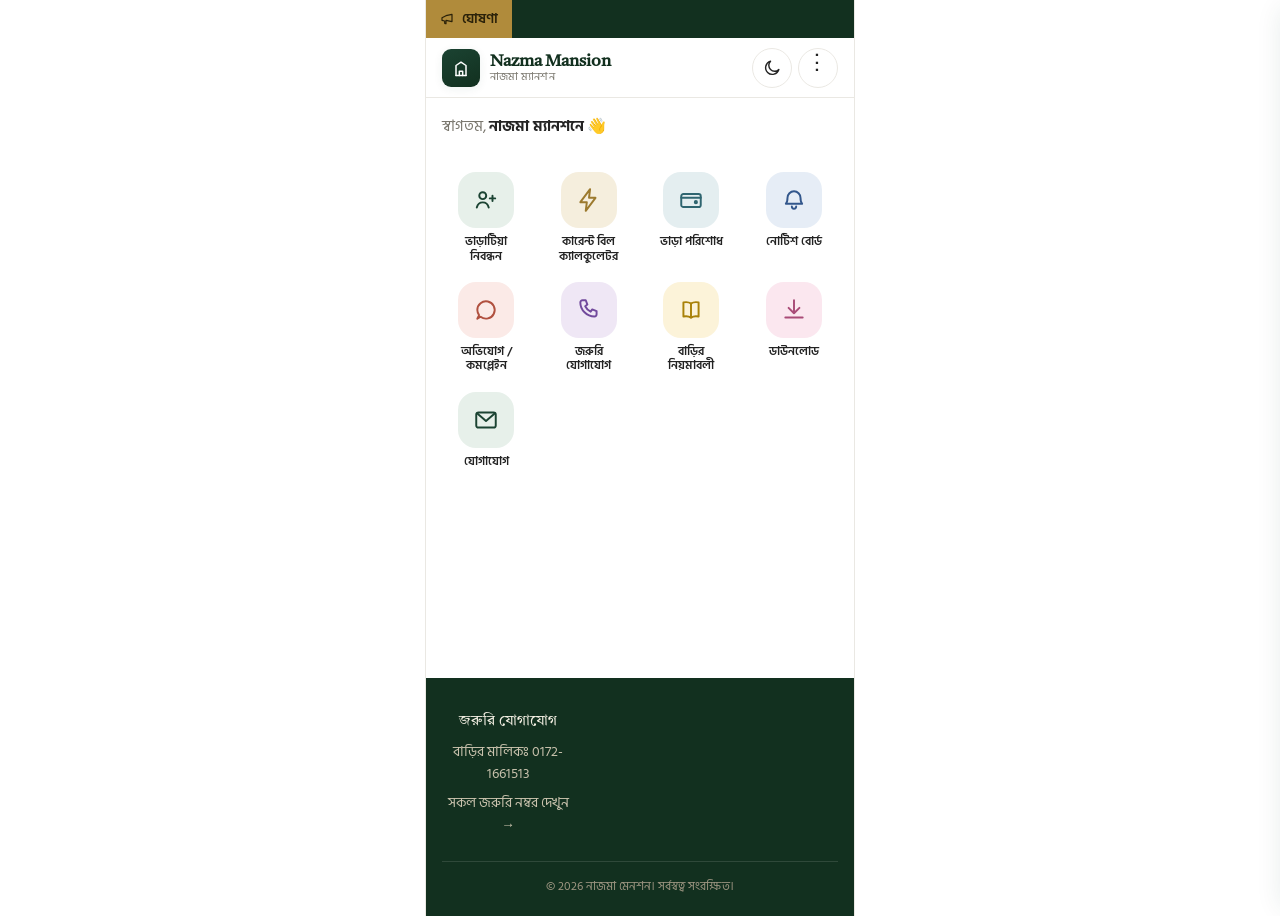
<file: index.html>
<!DOCTYPE html>
<html lang="bn" data-theme="light">
<head>
<meta charset="UTF-8">
<meta name="viewport" content="width=device-width, initial-scale=1.0">
<title>নাজমা ম্যানশন | Nazma Mansion</title>
<meta name="description" content="নাজমা ম্যানশন — ভাড়াটিয়া নিবন্ধন, বিদ্যুৎ বিল হিসাব ও বাড়ি ব্যবস্থাপনার সকল সেবা এক জায়গায়।">
<link rel="preconnect" href="https://fonts.googleapis.com">
<link rel="stylesheet" href="css/style.css">
</head>
<body>
<div class="app-shell">
<div data-ticker> </div>

<!-- ============ হেডার ============ -->
<header class="site-header">
  <a href="index.html" class="brand">
    <span class="brand__mark">
      <svg viewBox="0 0 24 24" fill="none" stroke="#fff" stroke-width="1.8" stroke-linecap="round" stroke-linejoin="round"><path d="M6 21V9l6-4 6 4v12"/><path d="M6 21h12"/><path d="M10 21v-5h4v5"/></svg>
    </span>
    <span class="brand__name">
      <strong>Nazma Mansion</strong>
      <span>নাজমা ম্যানশন</span>
    </span>
  </a>
  <div class="header-actions">
    <button class="icon-btn" data-theme-toggle aria-label="ডার্ক মোডে যান">
      <svg class="icon-moon" viewBox="0 0 24 24" fill="none" stroke="currentColor" stroke-width="1.8" stroke-linecap="round" stroke-linejoin="round"><path d="M20 14.5A8.5 8.5 0 1 1 9.5 4a7 7 0 0 0 10.5 10.5Z"/></svg>
      <svg class="icon-sun" style="display:none" viewBox="0 0 24 24" fill="none" stroke="currentColor" stroke-width="1.8" stroke-linecap="round" stroke-linejoin="round"><circle cx="12" cy="12" r="4"/><path d="M12 2v2M12 20v2M4 12H2M22 12h-2M4.9 4.9l1.4 1.4M17.7 17.7l1.4 1.4M4.9 19.1l1.4-1.4M17.7 6.3l1.4-1.4"/></svg>
    </button>
    <button class="icon-btn menu-btn" data-menu-open aria-haspopup="true" aria-expanded="false" aria-label="মেনু খুলুন">⋮</button>
  </div>
</header>

<main>
  <p class="app-greeting">স্বাগতম, <strong>নাজমা ম্যানশনে</strong> 👋</p>
  <div class="feature-grid" data-feature-grid></div>
</main>
<!-- ============ ফুটার ============ -->	
<div data-site-footer></div>
<!-- ============ স্লাইড-আউট মেনু (js/features.js থেকে স্বয়ংক্রিয়ভাবে তৈরি হয়) ============ -->
<div class="menu-overlay" data-menu-overlay></div>
<aside class="side-menu" data-menu-panel aria-hidden="true">
  <div class="side-menu__top">
    <strong>মেনু</strong>
    <button class="icon-btn" data-menu-close aria-label="মেনু বন্ধ করুন">
      <svg viewBox="0 0 24 24" fill="none" stroke="currentColor" stroke-width="1.8" stroke-linecap="round" stroke-linejoin="round"><path d="M6 6l12 12M18 6 6 18"/></svg>
    </button>
  </div>
  <nav data-menu-nav></nav>
  <div class="side-menu__foot">© 2026 নাজমা ম্যানশন · সর্বস্বত্ব সংরক্ষিত</div>
</aside>
<script src="js/features.js"></script>
<script src="js/ticker.js"></script>
<script src="js/footer.js"></script>
<script src="js/common.js"></script>
</body>
</html>
</file>
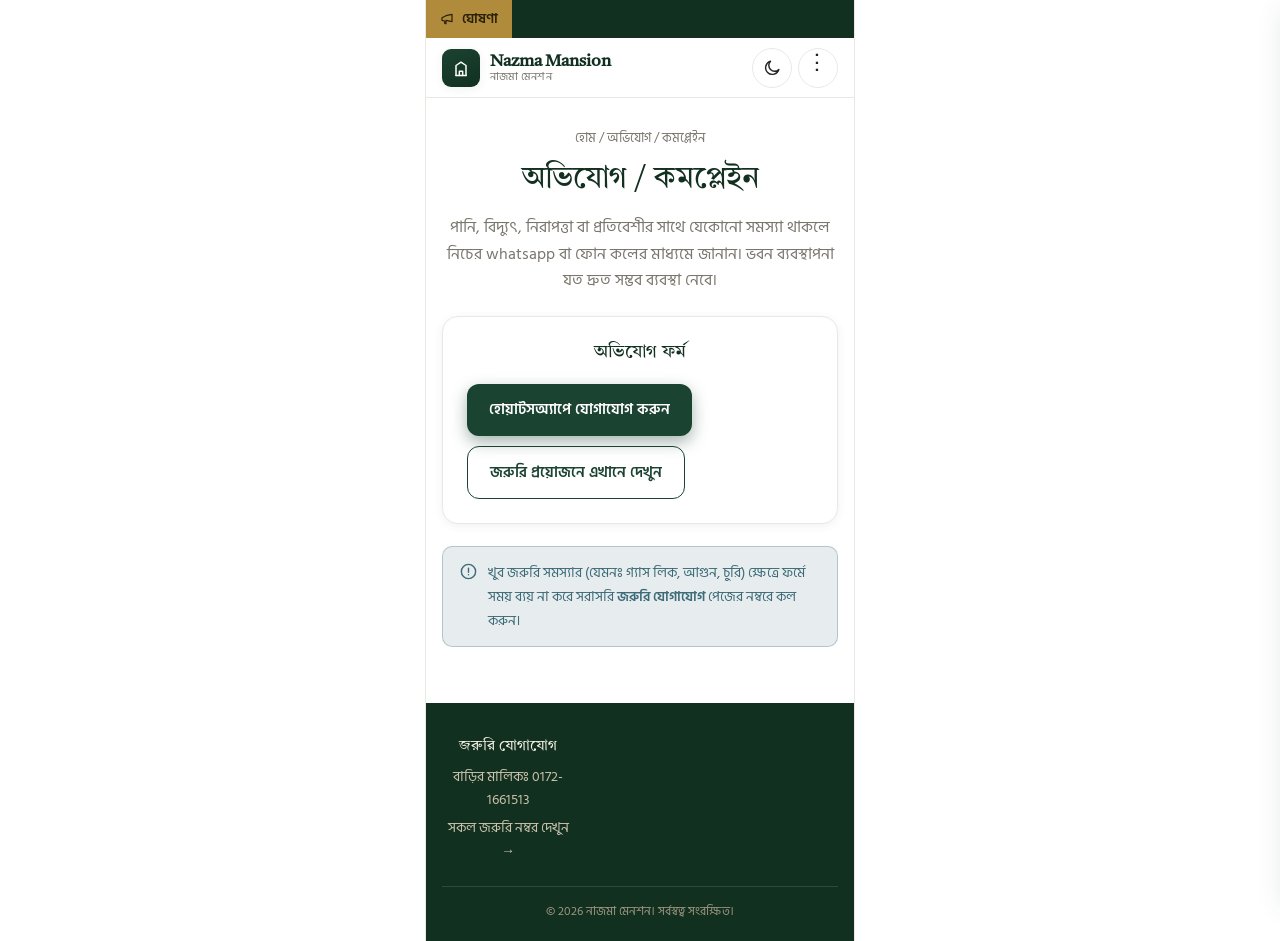
<file: complaints.html>
<!DOCTYPE html>
<html lang="bn" data-theme="light">
<head>
<meta charset="UTF-8">
<meta name="viewport" content="width=device-width, initial-scale=1.0">
<title>অভিযোগ / কমপ্লেইন | নাজমা মেনশন</title>
<meta name="description" content="নাজমা মেনশনে যেকোনো সমস্যা বা অভিযোগ জানানোর ফর্ম।">
<link rel="preconnect" href="https://fonts.googleapis.com">
<link rel="stylesheet" href="css/style.css">
</head>
<body>
<div class="app-shell">
<!-- ============ ঘোষণা টিকার ============ -->
<div data-ticker> </div>

<!-- ============ হেডার ============ -->
<header class="site-header">
  <a href="index.html" class="brand">
    <span class="brand__mark">
      <svg viewBox="0 0 24 24" fill="none" stroke="#fff" stroke-width="1.8" stroke-linecap="round" stroke-linejoin="round"><path d="M6 21V9l6-4 6 4v12"/><path d="M6 21h12"/><path d="M10 21v-5h4v5"/></svg>
    </span>
    <span class="brand__name">
      <strong>Nazma Mansion</strong>
      <span>নাজমা মেনশন</span>
    </span>
  </a>
  <div class="header-actions">
    <button class="icon-btn" data-theme-toggle aria-label="ডার্ক মোডে যান">
      <svg class="icon-moon" viewBox="0 0 24 24" fill="none" stroke="currentColor" stroke-width="1.8" stroke-linecap="round" stroke-linejoin="round"><path d="M20 14.5A8.5 8.5 0 1 1 9.5 4a7 7 0 0 0 10.5 10.5Z"/></svg>
      <svg class="icon-sun" style="display:none" viewBox="0 0 24 24" fill="none" stroke="currentColor" stroke-width="1.8" stroke-linecap="round" stroke-linejoin="round"><circle cx="12" cy="12" r="4"/><path d="M12 2v2M12 20v2M4 12H2M22 12h-2M4.9 4.9l1.4 1.4M17.7 17.7l1.4 1.4M4.9 19.1l1.4-1.4M17.7 6.3l1.4-1.4"/></svg>
    </button>
    <button class="icon-btn menu-btn" data-menu-open aria-haspopup="true" aria-expanded="false" aria-label="মেনু খুলুন">⋮</button>
  </div>
</header>

<main>
  <div class="container section-narrow">
    <div class="page-head">
      <p class="breadcrumb"><a href="index.html">হোম</a> / অভিযোগ / কমপ্লেইন</p>
      <h1>অভিযোগ / কমপ্লেইন</h1>
      <p class="muted">পানি, বিদ্যুৎ, নিরাপত্তা বা প্রতিবেশীর সাথে যেকোনো সমস্যা থাকলে নিচের whatsapp বা ফোন কলের  মাধ্যমে জানান। ভবন ব্যবস্থাপনা যত দ্রুত সম্ভব ব্যবস্থা নেবে।</p>
    </div>

    <div class="panel">
      <h2 align="center">অভিযোগ ফর্ম</h2>
      <div class="btn-row">
        <a class="btn btn--primary" href="https://wa.me/8801721661513" target="_blank" rel="noopener">হোয়াটসঅ্যাপে যোগাযোগ করুন </a>
        <a class="btn btn--outline" href="emergency.html">জরুরি প্রয়োজনে এখানে দেখুন</a>
      </div>
    </div>

    <div class="alert alert--info">
      <svg viewBox="0 0 24 24" fill="none" stroke="currentColor" stroke-width="1.8" stroke-linecap="round" stroke-linejoin="round"><circle cx="12" cy="12" r="9"/><path d="M12 8v5M12 16h.01"/></svg>
      <span>খুব জরুরি সমস্যার (যেমনঃ গ্যাস লিক, আগুন, চুরি) ক্ষেত্রে ফর্মে সময় ব্যয় না করে সরাসরি <a href="emergency.html" style="color:var(--teal); font-weight:600">জরুরি যোগাযোগ</a> পেজের নম্বরে কল করুন।</span>
    </div>
  </div>
</main>
<!-- ============ ফুটার ============ -->	
<div data-site-footer></div>

</div>
<!-- ============ স্লাইড-আউট মেনু (js/features.js থেকে স্বয়ংক্রিয়ভাবে তৈরি হয়) ============ -->
<div class="menu-overlay" data-menu-overlay></div>
<aside class="side-menu" data-menu-panel aria-hidden="true">
  <div class="side-menu__top">
    <strong>মেনু</strong>
    <button class="icon-btn" data-menu-close aria-label="মেনু বন্ধ করুন">
      <svg viewBox="0 0 24 24" fill="none" stroke="currentColor" stroke-width="1.8" stroke-linecap="round" stroke-linejoin="round"><path d="M6 6l12 12M18 6 6 18"/></svg>
    </button>
  </div>
  <nav data-menu-nav></nav>
  <div class="side-menu__foot">© 2026 নাজমা মেনশন · সর্বস্বত্ব সংরক্ষিত</div>
</aside>

<script src="js/features.js"></script>
<script src="js/ticker.js"></script>
<script src="js/footer.js"></script>
<script src="js/common.js"></script>

</body>
</html>
</file>
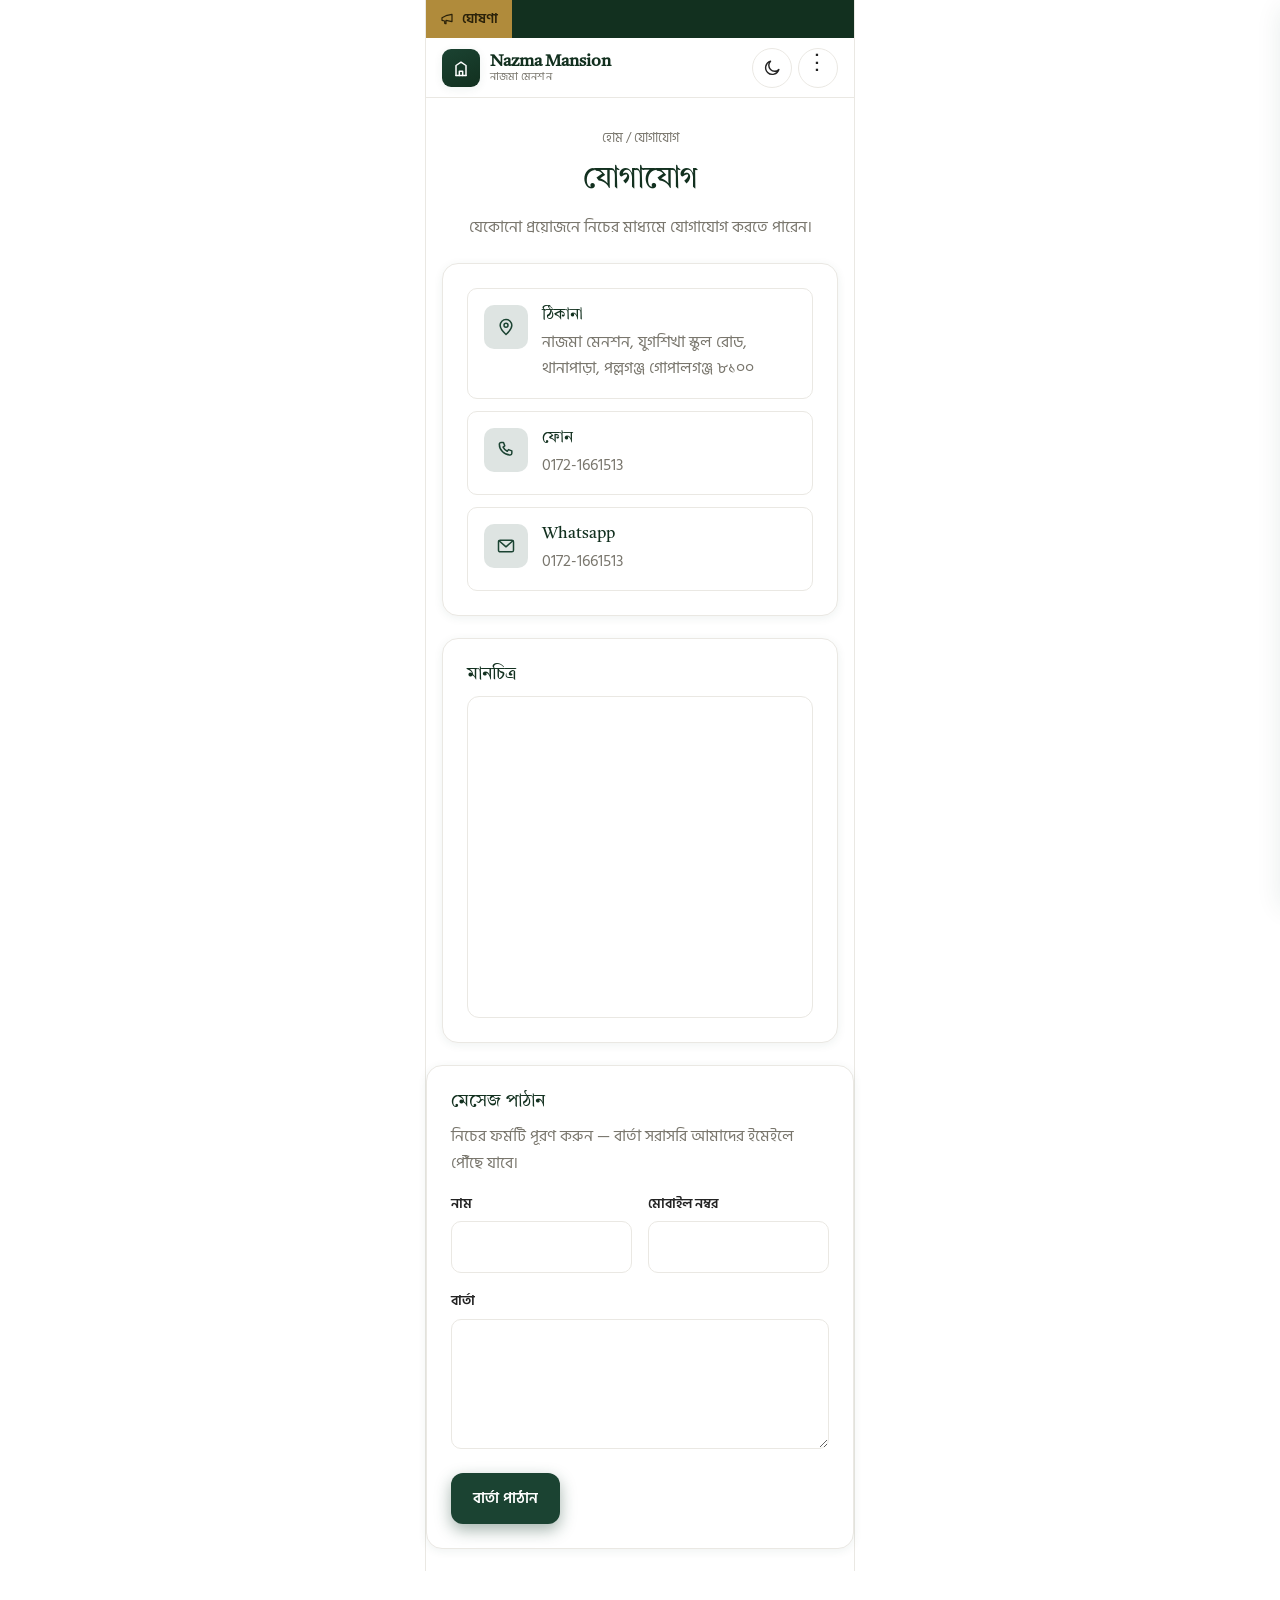
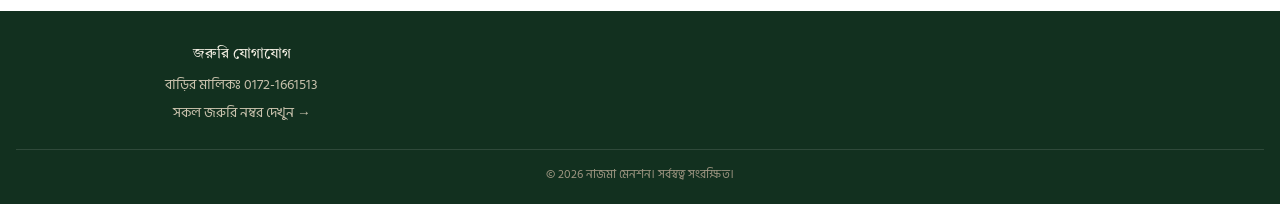
<file: contact.html>
<!DOCTYPE html>
<html lang="bn" data-theme="light">
<head>
<meta charset="UTF-8">
<meta name="viewport" content="width=device-width, initial-scale=1.0">
<title>যোগাযোগ | নাজমা মেনশন</title>
<meta name="description" content="নাজমা মেনশনের ঠিকানা, ফোন নম্বর ও যোগাযোগের ফর্ম।">
<link rel="preconnect" href="https://fonts.googleapis.com">
<link rel="stylesheet" href="css/style.css">
</head>
<body>
<div class="app-shell">
<!-- ============ ঘোষণা টিকার ============ -->
	<div data-ticker> </div>
<!-- ============ হেডার ============ -->
<header class="site-header">
  <a href="index.html" class="brand">
    <span class="brand__mark">
      <svg viewBox="0 0 24 24" fill="none" stroke="#fff" stroke-width="1.8" stroke-linecap="round" stroke-linejoin="round"><path d="M6 21V9l6-4 6 4v12"/><path d="M6 21h12"/><path d="M10 21v-5h4v5"/></svg>
    </span>
    <span class="brand__name">
      <strong>Nazma Mansion</strong>
      <span>নাজমা মেনশন</span>
    </span>
  </a>
  <div class="header-actions">
    <button class="icon-btn" data-theme-toggle aria-label="ডার্ক মোডে যান">
      <svg class="icon-moon" viewBox="0 0 24 24" fill="none" stroke="currentColor" stroke-width="1.8" stroke-linecap="round" stroke-linejoin="round"><path d="M20 14.5A8.5 8.5 0 1 1 9.5 4a7 7 0 0 0 10.5 10.5Z"/></svg>
      <svg class="icon-sun" style="display:none" viewBox="0 0 24 24" fill="none" stroke="currentColor" stroke-width="1.8" stroke-linecap="round" stroke-linejoin="round"><circle cx="12" cy="12" r="4"/><path d="M12 2v2M12 20v2M4 12H2M22 12h-2M4.9 4.9l1.4 1.4M17.7 17.7l1.4 1.4M4.9 19.1l1.4-1.4M17.7 6.3l1.4-1.4"/></svg>
    </button>
    <button class="icon-btn menu-btn" data-menu-open aria-haspopup="true" aria-expanded="false" aria-label="মেনু খুলুন">⋮</button>
  </div>
</header>

<main>
  <div class="container section-narrow">
    <div class="page-head">
      <p class="breadcrumb"><a href="index.html">হোম</a> / যোগাযোগ</p>
      <h1>যোগাযোগ</h1>
      <p class="muted">যেকোনো প্রয়োজনে নিচের মাধ্যমে যোগাযোগ করতে পারেন।</p>
    </div>

    <div class="panel">
      <div class="list-card" style="margin:0 0 12px">
        <div class="list-card__badge"><svg viewBox="0 0 24 24" fill="none" stroke="currentColor" stroke-width="1.8" stroke-linecap="round" stroke-linejoin="round"><path d="M12 21s7-6.2 7-11a7 7 0 1 0-14 0c0 4.8 7 11 7 11Z"/><circle cx="12" cy="10" r="2.4"/></svg></div>
        <div><h3>ঠিকানা</h3><p class="muted" style="margin:0">নাজমা মেনশন, যুগশিখা স্কুল রোড, থানাপাড়া, পল্লগঞ্জ গোপালগঞ্জ ৮১০০</p></div>
      </div>
      <a class="list-card" href="tel:0172-1661513" style="margin:0 0 12px">
        <div class="list-card__badge"><svg viewBox="0 0 24 24" fill="none" stroke="currentColor" stroke-width="1.8" stroke-linecap="round" stroke-linejoin="round"><path d="M6 3h3l1.5 4-2 1.5a11 11 0 0 0 5 5l1.5-2 4 1.5v3a2 2 0 0 1-2 2C10 18 4 12 4 5a2 2 0 0 1 2-2Z"/></svg></div>
        <div><h3>ফোন</h3><p class="muted" style="margin:0">0172-1661513</p></div>
      </a>
      <a class="list-card" href="https://wa.me/8801721661513" style="margin:0">
        <div class="list-card__badge"><svg viewBox="0 0 24 24" fill="none" stroke="currentColor" stroke-width="1.8" stroke-linecap="round" stroke-linejoin="round"><rect x="3" y="5" width="18" height="14" rx="2"/><path d="m4 6 8 7 8-7"/></svg></div>
        <div><h3>Whatsapp</h3><p class="muted" style="margin:0">0172-1661513</p></div>
      </a>
    </div>

  <div class="panel">
  <h2>মানচিত্র</h2>
  <div style="border-radius:12px; overflow:hidden; border:1px solid var(--border);">
    <iframe
      src="https://maps.google.com/maps?q=23.013563,89.832679&z=16&output=embed"
      width="100%" height="320" style="display:block; border:0;" loading="lazy" title="নাজমা মেনশনের অবস্থান">
    </iframe>
  </div>
</div>
       </div>

    <div class="panel">
      <h2>মেসেজ পাঠান</h2>
      <p class="muted">নিচের ফর্মটি পূরণ করুন — বার্তা সরাসরি আমাদের ইমেইলে পৌঁছে যাবে।</p>
      <form action="mailto:blackcat0057@gmail.com" method="post" enctype="text/plain">
        <div class="form-grid form-grid--2">
          <div class="field">
            <label for="cName">নাম</label>
            <input type="text" id="cName" name="নাম" required>
          </div>
          <div class="field">
            <label for="cPhone">মোবাইল নম্বর</label>
            <input type="tel" id="cPhone" name="মোবাইল" required>
          </div>
        </div>
        <div class="field">
          <label for="cMsg">বার্তা</label>
          <textarea id="cMsg" name="বার্তা" rows="4" required></textarea>
        </div>
        <button type="submit" class="btn btn--primary">বার্তা পাঠান</button>
      </form>
          </div>
  </div>
</main>
<!-- ============ ফুটার ============ -->	
<div data-site-footer></div>

</div>
<!-- ============ স্লাইড-আউট মেনু (js/features.js থেকে স্বয়ংক্রিয়ভাবে তৈরি হয়) ============ -->
<div class="menu-overlay" data-menu-overlay></div>
<aside class="side-menu" data-menu-panel aria-hidden="true">
  <div class="side-menu__top">
    <strong>মেনু</strong>
    <button class="icon-btn" data-menu-close aria-label="মেনু বন্ধ করুন">
      <svg viewBox="0 0 24 24" fill="none" stroke="currentColor" stroke-width="1.8" stroke-linecap="round" stroke-linejoin="round"><path d="M6 6l12 12M18 6 6 18"/></svg>
    </button>
  </div>
  <nav data-menu-nav></nav>
  <div class="side-menu__foot">© 2026 নাজমা মেনশন · সর্বস্বত্ব সংরক্ষিত</div>
</aside>

<script src="js/features.js"></script>
<script src="js/ticker.js"></script>
<script src="js/footer.js"></script>
<script src="js/common.js"></script>
</body>
</html>
</file>
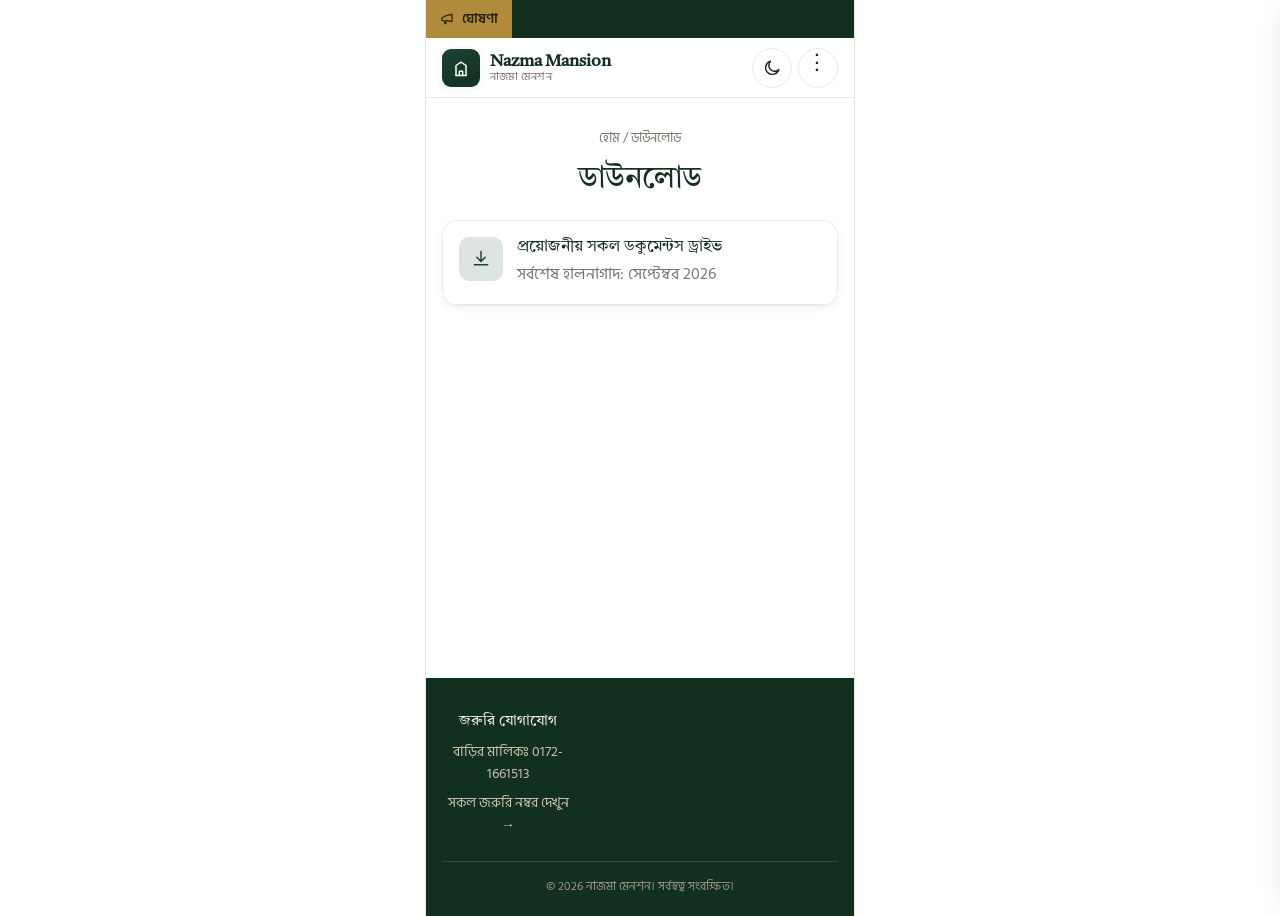
<file: downloads.html>
<!DOCTYPE html>
<html lang="bn" data-theme="light">
<head>
<meta charset="UTF-8">
<meta name="viewport" content="width=device-width, initial-scale=1.0">
<title>ডাউনলোড | নাজমা মেনশন</title>
<meta name="description" content="নাজমা মেনশনের প্রয়োজনীয় ফাইল ও ফরম্যাট ডাউনলোড করুন।">
<link rel="preconnect" href="https://fonts.googleapis.com">
<link rel="stylesheet" href="css/style.css">
</head>
<body>
<div class="app-shell">
<!-- ============ ঘোষণা টিকার ============ -->
<div data-ticker> </div>
<!-- ============ হেডার ============ -->
<header class="site-header">
  <a href="index.html" class="brand">
    <span class="brand__mark">
      <svg viewBox="0 0 24 24" fill="none" stroke="#fff" stroke-width="1.8" stroke-linecap="round" stroke-linejoin="round"><path d="M6 21V9l6-4 6 4v12"/><path d="M6 21h12"/><path d="M10 21v-5h4v5"/></svg>
    </span>
    <span class="brand__name">
      <strong>Nazma Mansion</strong>
      <span>নাজমা মেনশন</span>
    </span>
  </a>
  <div class="header-actions">
    <button class="icon-btn" data-theme-toggle aria-label="ডার্ক মোডে যান">
      <svg class="icon-moon" viewBox="0 0 24 24" fill="none" stroke="currentColor" stroke-width="1.8" stroke-linecap="round" stroke-linejoin="round"><path d="M20 14.5A8.5 8.5 0 1 1 9.5 4a7 7 0 0 0 10.5 10.5Z"/></svg>
      <svg class="icon-sun" style="display:none" viewBox="0 0 24 24" fill="none" stroke="currentColor" stroke-width="1.8" stroke-linecap="round" stroke-linejoin="round"><circle cx="12" cy="12" r="4"/><path d="M12 2v2M12 20v2M4 12H2M22 12h-2M4.9 4.9l1.4 1.4M17.7 17.7l1.4 1.4M4.9 19.1l1.4-1.4M17.7 6.3l1.4-1.4"/></svg>
    </button>
    <button class="icon-btn menu-btn" data-menu-open aria-haspopup="true" aria-expanded="false" aria-label="মেনু খুলুন">⋮</button>
  </div>
</header>

<main>
  <div class="container section-narrow">
    <div class="page-head">
      <p class="breadcrumb"><a href="index.html">হোম</a> / ডাউনলোড</p>
      <h1>ডাউনলোড</h1>
  </div>

    <div class="panel" style="padding:0; overflow:hidden">
      <a class="list-card" href="#" style="margin:0; border:0; border-bottom:1px solid var(--border); border-radius:0" download>
        <div class="list-card__badge"><svg viewBox="0 0 24 24" fill="none" stroke="currentColor" stroke-width="1.8" stroke-linecap="round" stroke-linejoin="round"><path d="M12 3v12M7 10l5 5 5-5"/><path d="M4 19h16"/></svg></div>
        <div><h3>প্রয়োজনীয় সকল ডকুমেন্টস ড্রাইভ</h3><p class="muted" style="margin:0">সর্বশেষ হালনাগাদ: সেপ্টেম্বর 2026</p></div>
      </a>
  
  </div>
</main>
<!-- ============ ফুটার ============ -->	
<div data-site-footer></div>

</div>
<!-- ============ স্লাইড-আউট মেনু (js/features.js থেকে স্বয়ংক্রিয়ভাবে তৈরি হয়) ============ -->
<div class="menu-overlay" data-menu-overlay></div>
<aside class="side-menu" data-menu-panel aria-hidden="true">
  <div class="side-menu__top">
    <strong>মেনু</strong>
    <button class="icon-btn" data-menu-close aria-label="মেনু বন্ধ করুন">
      <svg viewBox="0 0 24 24" fill="none" stroke="currentColor" stroke-width="1.8" stroke-linecap="round" stroke-linejoin="round"><path d="M6 6l12 12M18 6 6 18"/></svg>
    </button>
  </div>
  <nav data-menu-nav></nav>
  <div class="side-menu__foot">© 2026 নাজমা মেনশন · সর্বস্বত্ব সংরক্ষিত</div>
</aside>
<script src="js/calculator.js"></script>
<script src="js/features.js"></script>
<script src="js/ticker.js"></script>
<script src="js/footer.js"></script>
<script src="js/common.js"></script>
</body>
</html>
</file>
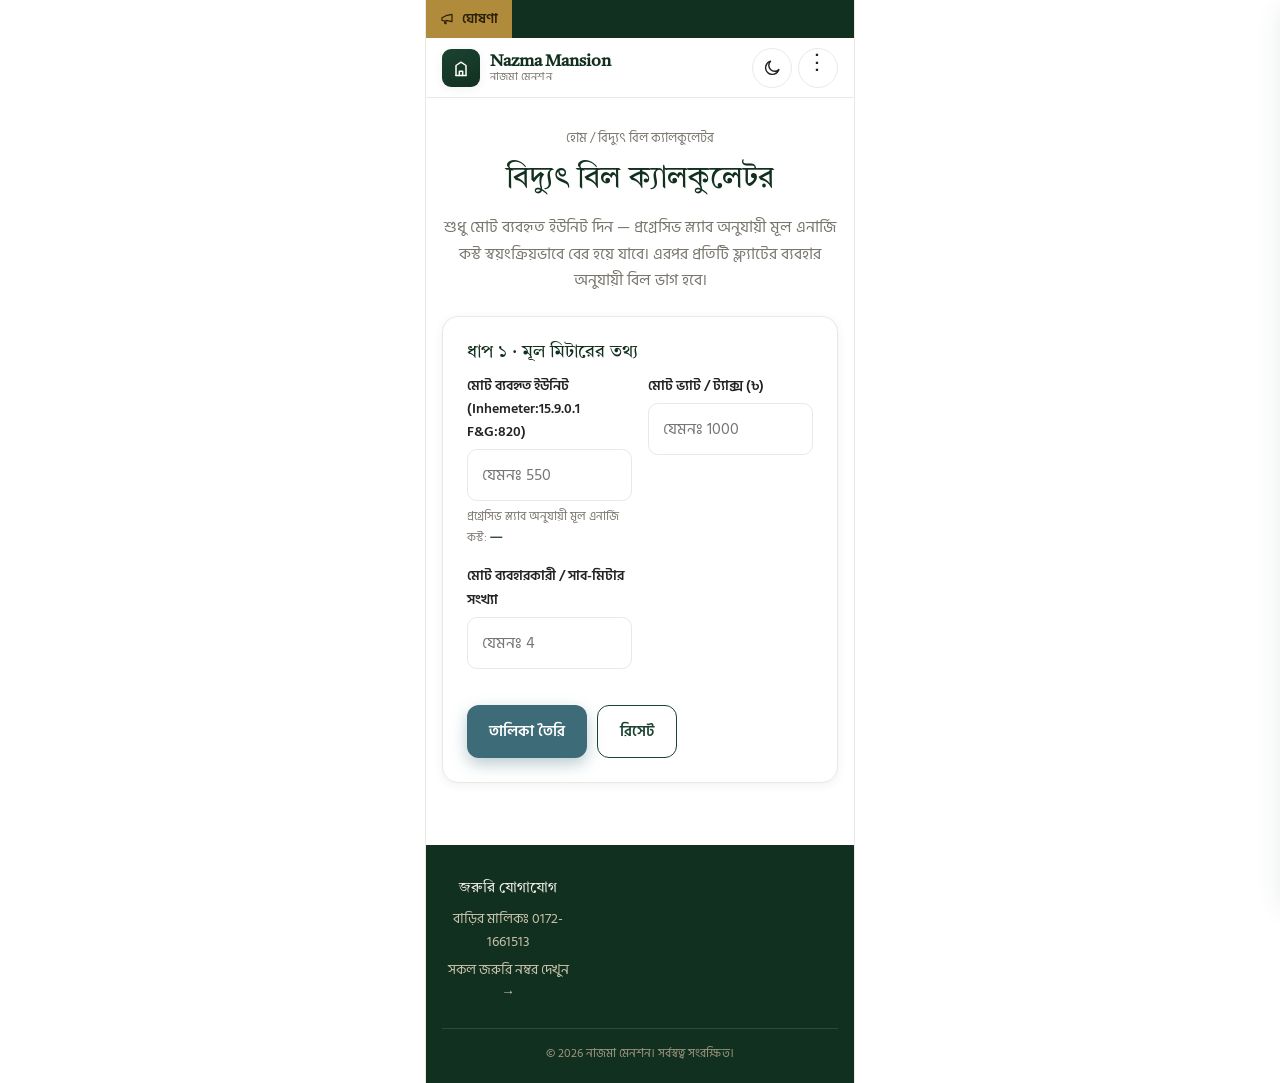
<file: electricity-calculator.html>
<!DOCTYPE html>
<html lang="bn" data-theme="light">
<head>
<meta charset="UTF-8">
<meta name="viewport" content="width=device-width, initial-scale=1.0">
<title>বিদ্যুৎ বিল ক্যালকুলেটর | নাজমা মেনশন</title>
<meta name="description" content="নাজমা মেনশনের মাসিক বিদ্যুৎ বিল সহজে হিসাব করুন — প্রগ্রেসিভ স্ল্যাব অনুযায়ী এনার্জি কস্ট ও ভ্যাটসহ ফ্ল্যাটভিত্তিক ভাগ।">
<link rel="preconnect" href="https://fonts.googleapis.com">
<link rel="stylesheet" href="css/style.css">
</head>
<body>
<div class="app-shell">
<!-- ============ ঘোষণা টিকার ============ -->
<div data-ticker> </div>

<!-- ============ হেডার ============ -->
<header class="site-header">
  <a href="index.html" class="brand">
    <span class="brand__mark">
      <svg viewBox="0 0 24 24" fill="none" stroke="#fff" stroke-width="1.8" stroke-linecap="round" stroke-linejoin="round"><path d="M6 21V9l6-4 6 4v12"/><path d="M6 21h12"/><path d="M10 21v-5h4v5"/></svg>
    </span>
    <span class="brand__name">
      <strong>Nazma Mansion</strong>
      <span>নাজমা মেনশন</span>
    </span>
  </a>
  <div class="header-actions">
    <button class="icon-btn" data-theme-toggle aria-label="ডার্ক মোডে যান">
      <svg class="icon-moon" viewBox="0 0 24 24" fill="none" stroke="currentColor" stroke-width="1.8" stroke-linecap="round" stroke-linejoin="round"><path d="M20 14.5A8.5 8.5 0 1 1 9.5 4a7 7 0 0 0 10.5 10.5Z"/></svg>
      <svg class="icon-sun" style="display:none" viewBox="0 0 24 24" fill="none" stroke="currentColor" stroke-width="1.8" stroke-linecap="round" stroke-linejoin="round"><circle cx="12" cy="12" r="4"/><path d="M12 2v2M12 20v2M4 12H2M22 12h-2M4.9 4.9l1.4 1.4M17.7 17.7l1.4 1.4M4.9 19.1l1.4-1.4M17.7 6.3l1.4-1.4"/></svg>
    </button>
    <button class="icon-btn menu-btn" data-menu-open aria-haspopup="true" aria-expanded="false" aria-label="মেনু খুলুন">⋮</button>
  </div>
</header>

<main>
  <div class="container">
    <div class="page-head hide-print">
      <p class="breadcrumb"><a href="index.html">হোম</a> / বিদ্যুৎ বিল ক্যালকুলেটর</p>
      <h1>বিদ্যুৎ বিল ক্যালকুলেটর</h1>
      <p class="muted">শুধু মোট ব্যবহৃত ইউনিট দিন — প্রগ্রেসিভ স্ল্যাব অনুযায়ী মূল এনার্জি কস্ট স্বয়ংক্রিয়ভাবে বের হয়ে যাবে। এরপর প্রতিটি ফ্ল্যাটের ব্যবহার অনুযায়ী বিল ভাগ হবে।</p>
    </div>

    <div id="formError" class="alert alert--danger hide-print" role="alert" style="display:none">
      <svg viewBox="0 0 24 24" fill="none" stroke="currentColor" stroke-width="1.8" stroke-linecap="round" stroke-linejoin="round"><circle cx="12" cy="12" r="9"/><path d="M12 8v5M12 16h.01"/></svg>
      <span></span>
    </div>

    <!-- ==================== মূল মিটার ==================== -->
    <div class="panel hide-print">
      <h2>ধাপ ১ · মূল মিটারের তথ্য</h2>
      <div class="form-grid form-grid--2">
        <div class="field">
          <label for="mainTotalUnits">মোট ব্যবহৃত ইউনিট (Inhemeter:15.9.0.1 F&G:820)</label>
          <input type="number" id="mainTotalUnits" min="0" step="0.01" placeholder="যেমনঃ 550">
          <small>প্রগ্রেসিভ স্ল্যাব অনুযায়ী মূল এনার্জি কস্ট: <strong id="mainEnergyPreview">—</strong></small>
        </div>
        <div class="field">
          <label for="mainTotalVat">মোট ভ্যাট / ট্যাক্স (৳)</label>
          <input type="number" id="mainTotalVat" min="0" step="0.01" placeholder="যেমনঃ 1000">
        </div>
        <div class="field">
          <label for="mainTotalUsers">মোট ব্যবহারকারী / সাব-মিটার সংখ্যা</label>
          <input type="number" id="mainTotalUsers" min="1" step="1" placeholder="যেমনঃ 4">
        </div>
      </div>
      <div class="btn-row">
      <a class="btn btn--teal" id="generateUsersBtn">তালিকা তৈরি</a>
      <a class="btn btn--outline" id="resetBtn">রিসেট</a>
      </div>
    </div>
    

  <!-- ==================== ব্যবহারকারী তালিকা ==================== -->
<div class="panel hide-print" id="usersSection" style="display:none">
  <h2>ধাপ ২ · প্রতিটি ফ্ল্যাটের তথ্য</h2>
  <p class="muted">প্রতিটি কার্ডে ফ্ল্যাট নম্বর, ভাড়াটিয়ার নাম এবং সেই মাসে তাদের সাব-মিটারে ব্যবহৃত ইউনিট লিখুন।</p>
  <div id="usersContainer"></div>
  <div class="btn-row" style="margin-top:16px">
    <button class="btn btn--teal" id="calculateBtn">বিল হিসাব করুন</button>
  </div>
</div>

    <!-- ==================== ফলাফল (শুধু এই অংশটুকুই প্রিন্ট হবে) ==================== -->
    <div class="panel" id="resultsSection" style="display:none">
      <div class="print-only print-letterhead">
        <strong>নাজমা মেনশন</strong>
        <span>মাসিক বিদ্যুৎ বিল বিবরণী</span>
        <span id="printDate"></span>
      </div>
      <h2 class="hide-print">বিল বিবরণী</h2>

      <div id="mismatchAlert" class="alert alert--danger" style="display:none">
        <svg viewBox="0 0 24 24" fill="none" stroke="currentColor" stroke-width="1.8" stroke-linecap="round" stroke-linejoin="round"><path d="M10.3 3.9 2.9 17a1.8 1.8 0 0 0 1.6 2.7h15a1.8 1.8 0 0 0 1.6-2.7L13.7 3.9a1.8 1.8 0 0 0-3.4 0Z"/><path d="M12 9v4M12 16.5h.01"/></svg>
        <span data-diff></span>
      </div>

      <div class="summary-strip" id="summaryStrip"></div>

      <div class="table-wrap" style="margin-top:18px">
        <table>
          <thead>
            <tr>
              <th>ফ্ল্যাট নম্বর</th>
              <th>ভাড়াটিয়ার নাম</th>
              <th class="num">ব্যবহৃত ইউনিট</th>
              <th class="num">প্রতি ইউনিট দাম</th>
              <th class="num">এনার্জি বিল</th>
              <th class="num">ভ্যাট ভাগ</th>
              <th class="num">চূড়ান্ত বিল</th>
            </tr>
          </thead>
          <tbody id="resultsBody"></tbody>
          <tfoot id="resultsFoot"></tfoot>
        </table>
      </div>
      <div class="btn-row hide-print" style="margin-top:16px">
  <button class="btn btn--outline" id="printBtn">প্রিন্ট বিল</button>
  <button class="btn btn--outline" id="pdfBtn">ডাউনলোড PDF</button>
</div>
<p class="muted hide-print" style="font-size:.78rem; margin-top:10px">"ডাউনলোড PDF" চাপলে ব্রাউজারের প্রিন্ট ডায়ালগ খুলবে — সেখানে প্রিন্টার হিসেবে <strong>Save as PDF</strong> নির্বাচন করলেই এই বিল বিবরণীটুকু PDF আকারে সংরক্ষিত হবে।</p>

      <p class="muted hide-print" style="font-size:.78rem; margin-top:14px">হিসাবের পদ্ধতি: মোট ইউনিট থেকে প্রগ্রেসিভ স্ল্যাব অনুযায়ী মূল এনার্জি কস্ট বের করা হয়েছে, তারপর তা থেকে গড় প্রতি ইউনিট দাম ধরে প্রতিটি ফ্ল্যাটের এনার্জি বিল হিসাব হয়েছে; ভ্যাট সমান ভাগে সব ব্যবহারকারীর মধ্যে ভাগ হয়েছে।</p>
      <p class="print-only" style="font-size:.75rem; margin-top:14px; text-align:center">— নাজমা মেনশন কর্তৃপক্ষ কর্তৃক স্বয়ংক্রিয়ভাবে প্রস্তুতকৃত —</p>
      </div>
  </div>
</main>
<!-- ============ ফুটার ============ -->	
<div data-site-footer></div>

</div>
<!-- ============ স্লাইড-আউট মেনু (js/features.js থেকে স্বয়ংক্রিয়ভাবে তৈরি হয়) ============ -->
<div class="menu-overlay" data-menu-overlay></div>
<aside class="side-menu" data-menu-panel aria-hidden="true">
  <div class="side-menu__top">
    <strong>মেনু</strong>
    <button class="icon-btn" data-menu-close aria-label="মেনু বন্ধ করুন">
      <svg viewBox="0 0 24 24" fill="none" stroke="currentColor" stroke-width="1.8" stroke-linecap="round" stroke-linejoin="round"><path d="M6 6l12 12M18 6 6 18"/></svg>
    </button>
  </div>
  <nav data-menu-nav></nav>
  <div class="side-menu__foot">© 2026 নাজমা মেনশন · সর্বস্বত্ব সংরক্ষিত</div>
</aside>

<script src="js/features.js"></script>
<script src="js/ticker.js"></script>
<script src="js/footer.js"></script>
<script src="js/common.js"></script>
<script src="js/calculator.js"></script>
</body>
</html>
</file>
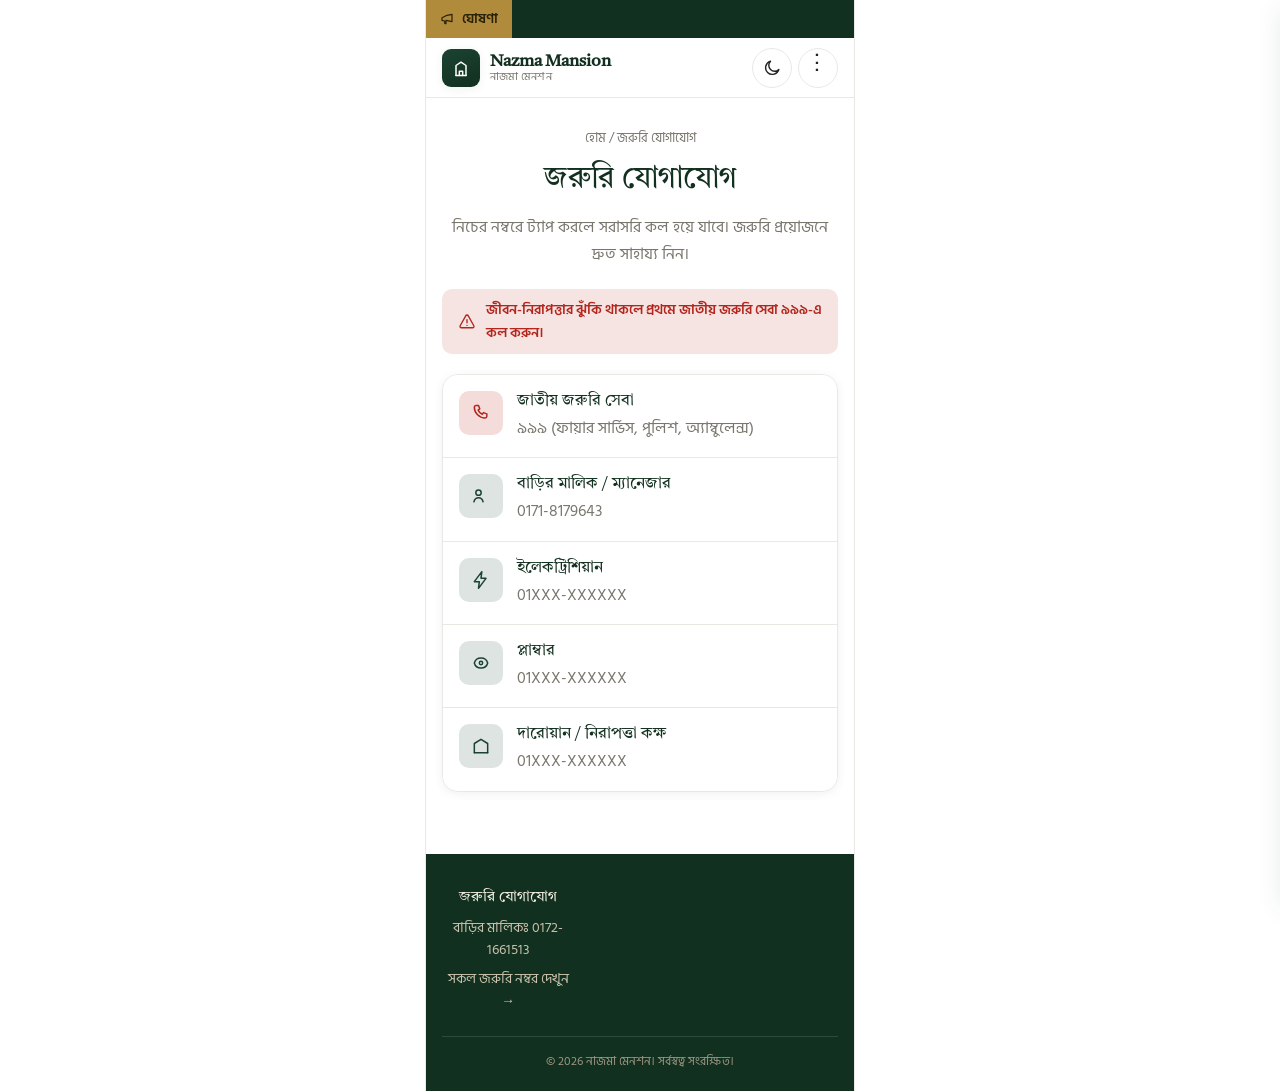
<file: emergency.html>
<!DOCTYPE html>
<html lang="bn" data-theme="light">
<head>
<meta charset="UTF-8">
<meta name="viewport" content="width=device-width, initial-scale=1.0">
<title>জরুরি যোগাযোগ | নাজমা মেনশন</title>
<meta name="description" content="নাজমা মেনশন ও আশেপাশের জরুরি সেবার ফোন নম্বর।">
<link rel="preconnect" href="https://fonts.googleapis.com">
<link rel="stylesheet" href="css/style.css">
</head>
<body>
<div class="app-shell">
<!-- ============ ঘোষণা টিকার ============ -->
<div data-ticker> </div>

<!-- ============ হেডার ============ -->
<header class="site-header">
  <a href="index.html" class="brand">
    <span class="brand__mark">
      <svg viewBox="0 0 24 24" fill="none" stroke="#fff" stroke-width="1.8" stroke-linecap="round" stroke-linejoin="round"><path d="M6 21V9l6-4 6 4v12"/><path d="M6 21h12"/><path d="M10 21v-5h4v5"/></svg>
    </span>
    <span class="brand__name">
      <strong>Nazma Mansion</strong>
      <span>নাজমা মেনশন</span>
    </span>
  </a>
  <div class="header-actions">
    <button class="icon-btn" data-theme-toggle aria-label="ডার্ক মোডে যান">
      <svg class="icon-moon" viewBox="0 0 24 24" fill="none" stroke="currentColor" stroke-width="1.8" stroke-linecap="round" stroke-linejoin="round"><path d="M20 14.5A8.5 8.5 0 1 1 9.5 4a7 7 0 0 0 10.5 10.5Z"/></svg>
      <svg class="icon-sun" style="display:none" viewBox="0 0 24 24" fill="none" stroke="currentColor" stroke-width="1.8" stroke-linecap="round" stroke-linejoin="round"><circle cx="12" cy="12" r="4"/><path d="M12 2v2M12 20v2M4 12H2M22 12h-2M4.9 4.9l1.4 1.4M17.7 17.7l1.4 1.4M4.9 19.1l1.4-1.4M17.7 6.3l1.4-1.4"/></svg>
    </button>
    <button class="icon-btn menu-btn" data-menu-open aria-haspopup="true" aria-expanded="false" aria-label="মেনু খুলুন">⋮</button>
  </div>
</header>

<main>
  <div class="container section-narrow">
    <div class="page-head">
      <p class="breadcrumb"><a href="index.html">হোম</a> / জরুরি যোগাযোগ</p>
      <h1>জরুরি যোগাযোগ</h1>
      <p class="muted">নিচের নম্বরে ট্যাপ করলে সরাসরি কল হয়ে যাবে। জরুরি প্রয়োজনে দ্রুত সাহায্য নিন।</p>
    </div>

    <div class="emergency-strip">
      <svg viewBox="0 0 24 24" fill="none" stroke="currentColor" stroke-width="1.8" stroke-linecap="round" stroke-linejoin="round"><path d="M10.3 3.9 2.9 17a1.8 1.8 0 0 0 1.6 2.7h15a1.8 1.8 0 0 0 1.6-2.7L13.7 3.9a1.8 1.8 0 0 0-3.4 0Z"/><path d="M12 9v4M12 16.5h.01"/></svg>
      জীবন-নিরাপত্তার ঝুঁকি থাকলে প্রথমে জাতীয় জরুরি সেবা ৯৯৯-এ কল করুন।
    </div>

    <div class="panel" style="padding:0; overflow:hidden">
      <a class="list-card" href="tel:999" style="margin:0; border:0; border-bottom:1px solid var(--border); border-radius:0">
        <div class="list-card__badge" style="background:color-mix(in srgb, var(--danger) 16%, transparent); color:var(--danger)">
          <svg viewBox="0 0 24 24" fill="none" stroke="currentColor" stroke-width="1.8" stroke-linecap="round" stroke-linejoin="round"><path d="M6 3h3l1.5 4-2 1.5a11 11 0 0 0 5 5l1.5-2 4 1.5v3a2 2 0 0 1-2 2C10 18 4 12 4 5a2 2 0 0 1 2-2Z"/></svg>
        </div>
        <div><h3>জাতীয় জরুরি সেবা</h3><p class="muted" style="margin:0">৯৯৯ (ফায়ার সার্ভিস, পুলিশ, অ্যাম্বুলেন্স)</p></div>
      </a>
      <a class="list-card" href="tel:01718179643" style="margin:0; border:0; border-bottom:1px solid var(--border); border-radius:0">
        <div class="list-card__badge"><svg viewBox="0 0 24 24" fill="none" stroke="currentColor" stroke-width="1.8" stroke-linecap="round" stroke-linejoin="round"><circle cx="9" cy="8" r="3.2"/><path d="M3.5 19c.8-3.2 3-4.8 5.5-4.8s4.7 1.6 5.5 4.8"/></svg></div>
        <div><h3>বাড়ির মালিক / ম্যানেজার</h3><p class="muted" style="margin:0">0171-8179643</p></div>
      </a>
      <a class="list-card" href="tel:01XXXXXXXXX" style="margin:0; border:0; border-bottom:1px solid var(--border); border-radius:0">
        <div class="list-card__badge"><svg viewBox="0 0 24 24" fill="none" stroke="currentColor" stroke-width="1.8" stroke-linecap="round" stroke-linejoin="round"><path d="M13 2 4 14h6l-1 8 9-12h-6z"/></svg></div>
        <div><h3>ইলেকট্রিশিয়ান</h3><p class="muted" style="margin:0">01XXX-XXXXXX</p></div>
      </a>
      <a class="list-card" href="tel:01XXXXXXXXX" style="margin:0; border:0; border-bottom:1px solid var(--border); border-radius:0">
        <div class="list-card__badge"><svg viewBox="0 0 24 24" fill="none" stroke="currentColor" stroke-width="1.8" stroke-linecap="round" stroke-linejoin="round"><path d="M4 12c1-4 3-6 8-6s7 2 8 6c-1 4-3 6-8 6s-7-2-8-6Z"/><circle cx="12" cy="12" r="2"/></svg></div>
        <div><h3>প্লাম্বার</h3><p class="muted" style="margin:0">01XXX-XXXXXX</p></div>
      </a>
      <a class="list-card" href="tel:01XXXXXXXXX" style="margin:0; border:0; border-radius:0">
        <div class="list-card__badge"><svg viewBox="0 0 24 24" fill="none" stroke="currentColor" stroke-width="1.8" stroke-linecap="round" stroke-linejoin="round"><path d="M4 20V9l8-5 8 5v11"/><path d="M4 20h16"/></svg></div>
        <div><h3>দারোয়ান / নিরাপত্তা কক্ষ</h3><p class="muted" style="margin:0">01XXX-XXXXXX</p></div>
      </a>
    </div>
  </div>
</main>
<!-- ============ ফুটার ============ -->	
<div data-site-footer></div>

</div>
<!-- ============ স্লাইড-আউট মেনু (js/features.js থেকে স্বয়ংক্রিয়ভাবে তৈরি হয়) ============ -->
<div class="menu-overlay" data-menu-overlay></div>
<aside class="side-menu" data-menu-panel aria-hidden="true">
  <div class="side-menu__top">
    <strong>মেনু</strong>
    <button class="icon-btn" data-menu-close aria-label="মেনু বন্ধ করুন">
      <svg viewBox="0 0 24 24" fill="none" stroke="currentColor" stroke-width="1.8" stroke-linecap="round" stroke-linejoin="round"><path d="M6 6l12 12M18 6 6 18"/></svg>
    </button>
  </div>
  <nav data-menu-nav></nav>
  <div class="side-menu__foot">© 2026 নাজমা মেনশন · সর্বস্বত্ব সংরক্ষিত</div>
</aside>

<script src="js/features.js"></script>
<script src="js/ticker.js"></script>
<script src="js/footer.js"></script>
<script src="js/common.js"></script>

</body>
</html>
</file>
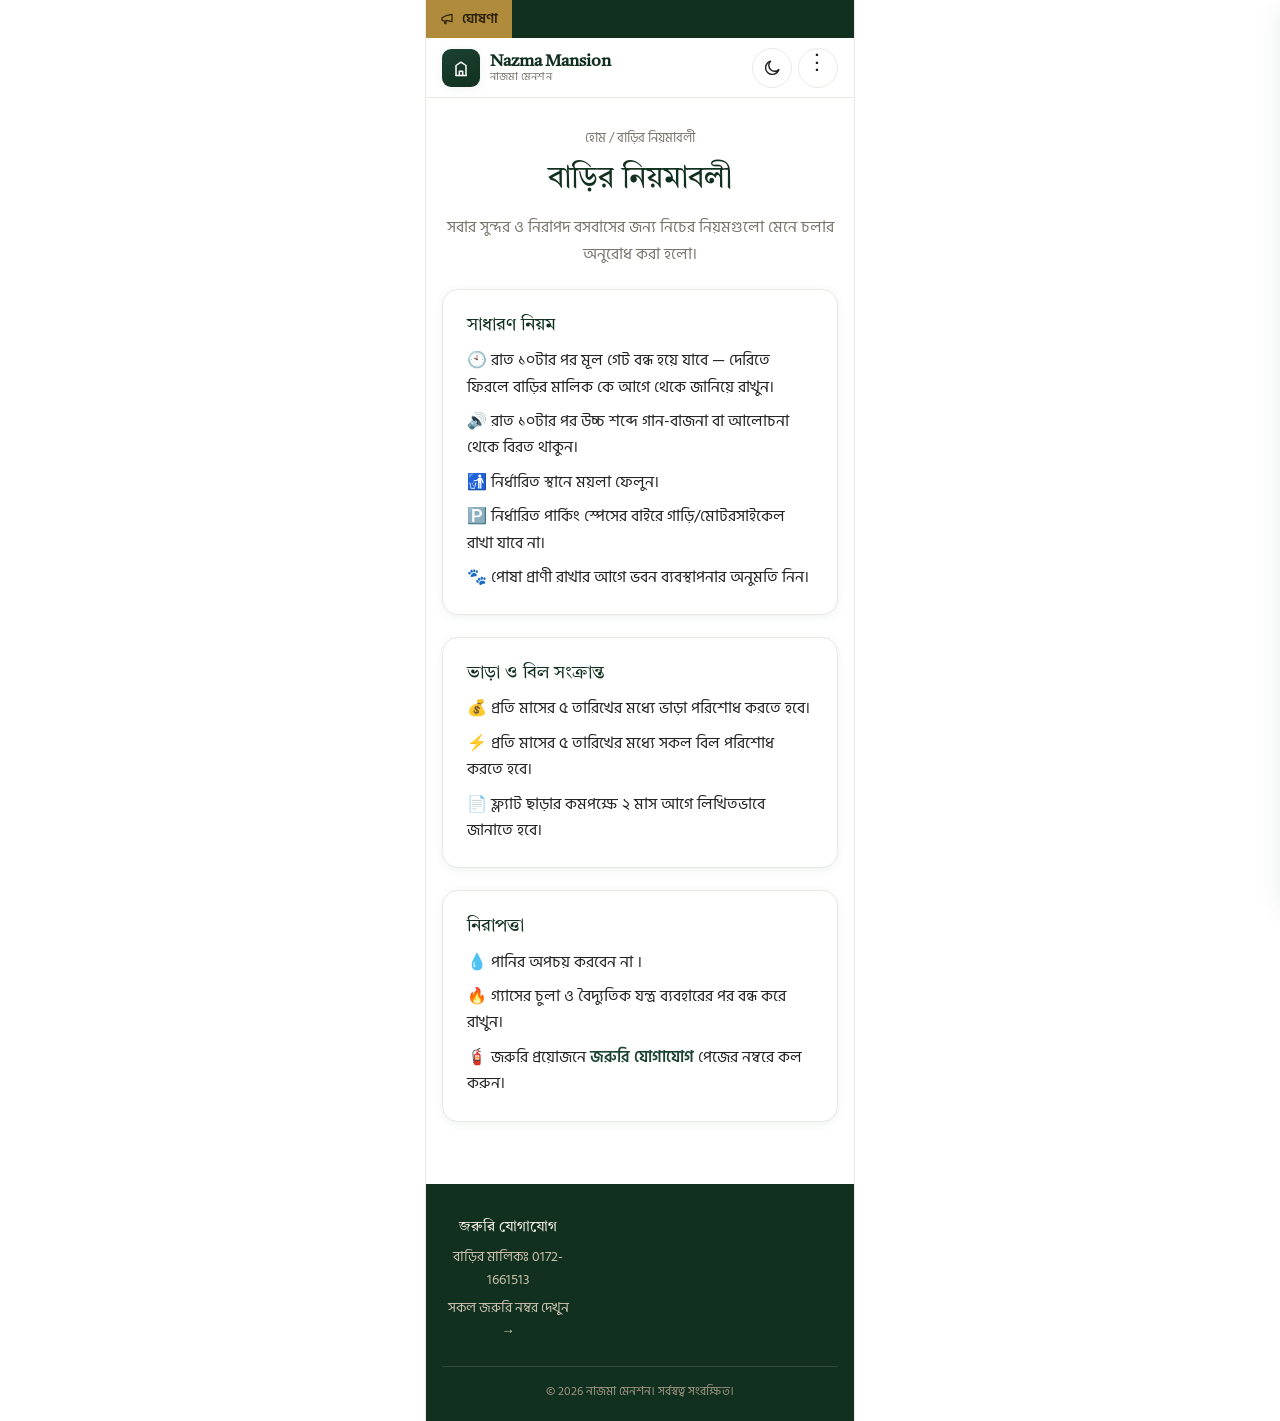
<file: house-rules.html>
<!DOCTYPE html>
<html lang="bn" data-theme="light">
<head>
<meta charset="UTF-8">
<meta name="viewport" content="width=device-width, initial-scale=1.0">
<title>বাড়ির নিয়মাবলী | নাজমা মেনশন</title>
<meta name="description" content="নাজমা মেনশনের সকল ভাড়াটিয়ার জন্য প্রযোজ্য নিয়মাবলী।">
<link rel="preconnect" href="https://fonts.googleapis.com">
<link rel="stylesheet" href="css/style.css">
</head>
<body>
<div class="app-shell">
<!-- ============ ঘোষণা টিকার ============ -->
<div data-ticker> </div>

<!-- ============ হেডার ============ -->
<header class="site-header">
  <a href="index.html" class="brand">
    <span class="brand__mark">
      <svg viewBox="0 0 24 24" fill="none" stroke="#fff" stroke-width="1.8" stroke-linecap="round" stroke-linejoin="round"><path d="M6 21V9l6-4 6 4v12"/><path d="M6 21h12"/><path d="M10 21v-5h4v5"/></svg>
    </span>
    <span class="brand__name">
      <strong>Nazma Mansion</strong>
      <span>নাজমা মেনশন</span>
    </span>
  </a>
  <div class="header-actions">
    <button class="icon-btn" data-theme-toggle aria-label="ডার্ক মোডে যান">
      <svg class="icon-moon" viewBox="0 0 24 24" fill="none" stroke="currentColor" stroke-width="1.8" stroke-linecap="round" stroke-linejoin="round"><path d="M20 14.5A8.5 8.5 0 1 1 9.5 4a7 7 0 0 0 10.5 10.5Z"/></svg>
      <svg class="icon-sun" style="display:none" viewBox="0 0 24 24" fill="none" stroke="currentColor" stroke-width="1.8" stroke-linecap="round" stroke-linejoin="round"><circle cx="12" cy="12" r="4"/><path d="M12 2v2M12 20v2M4 12H2M22 12h-2M4.9 4.9l1.4 1.4M17.7 17.7l1.4 1.4M4.9 19.1l1.4-1.4M17.7 6.3l1.4-1.4"/></svg>
    </button>
    <button class="icon-btn menu-btn" data-menu-open aria-haspopup="true" aria-expanded="false" aria-label="মেনু খুলুন">⋮</button>
  </div>
</header>

<main>
  <div class="container section-narrow">
    <div class="page-head">
      <p class="breadcrumb"><a href="index.html">হোম</a> / বাড়ির নিয়মাবলী</p>
      <h1>বাড়ির নিয়মাবলী</h1>
      <p class="muted">সবার সুন্দর ও নিরাপদ বসবাসের জন্য নিচের নিয়মগুলো মেনে চলার অনুরোধ করা হলো।</p>
    </div>

    <div class="panel">
      <h2>সাধারণ নিয়ম</h2>
      <ul class="stack-8">
        <li>🕙 রাত ১০টার পর মূল গেট বন্ধ হয়ে যাবে — দেরিতে ফিরলে বাড়ির মালিক কে আগে থেকে জানিয়ে রাখুন।</li>
        <li>🔊 রাত ১০টার পর উচ্চ শব্দে গান-বাজনা বা আলোচনা থেকে বিরত থাকুন।</li>
        <li>🚮 নির্ধারিত স্থানে ময়লা ফেলুন।</li>
        <li>🅿️ নির্ধারিত পার্কিং স্পেসের বাইরে গাড়ি/মোটরসাইকেল রাখা যাবে না।</li>
        <li>🐾 পোষা প্রাণী রাখার আগে ভবন ব্যবস্থাপনার অনুমতি নিন।</li>
      </ul>
    </div>

    <div class="panel">
      <h2>ভাড়া ও বিল সংক্রান্ত</h2>
      <ul class="stack-8">
        <li>💰 প্রতি মাসের ৫ তারিখের মধ্যে ভাড়া পরিশোধ করতে হবে।</li>
        <li>⚡ প্রতি মাসের ৫ তারিখের মধ্যে সকল বিল পরিশোধ করতে হবে।</li>
        <li>📄 ফ্ল্যাট ছাড়ার কমপক্ষে ২ মাস আগে লিখিতভাবে জানাতে হবে।</li>
      </ul>
    </div>

    <div class="panel">
      <h2>নিরাপত্তা</h2>
      <ul class="stack-8">
        <li>💧 পানির অপচয় করবেন না ।</li>
        <li>🔥 গ্যাসের চুলা ও বৈদ্যুতিক যন্ত্র ব্যবহারের পর বন্ধ করে রাখুন।</li>
        <li>🧯 জরুরি প্রয়োজনে <a href="emergency.html" style="color:var(--primary); font-weight:600">জরুরি যোগাযোগ</a> পেজের নম্বরে কল করুন।</li>
      </ul>
    </div>
  </div>
</main>
<!-- ============ ফুটার ============ -->	
<div data-site-footer></div>

</div>
<!-- ============ স্লাইড-আউট মেনু (js/features.js থেকে স্বয়ংক্রিয়ভাবে তৈরি হয়) ============ -->
<div class="menu-overlay" data-menu-overlay></div>
<aside class="side-menu" data-menu-panel aria-hidden="true">
  <div class="side-menu__top">
    <strong>মেনু</strong>
    <button class="icon-btn" data-menu-close aria-label="মেনু বন্ধ করুন">
      <svg viewBox="0 0 24 24" fill="none" stroke="currentColor" stroke-width="1.8" stroke-linecap="round" stroke-linejoin="round"><path d="M6 6l12 12M18 6 6 18"/></svg>
    </button>
  </div>
  <nav data-menu-nav></nav>
  <div class="side-menu__foot">© 2026 নাজমা মেনশন · সর্বস্বত্ব সংরক্ষিত</div>
</aside>

<script src="js/features.js"></script>
<script src="js/ticker.js"></script>
<script src="js/footer.js"></script>
<script src="js/common.js"></script>
</body>
</html>
</file>
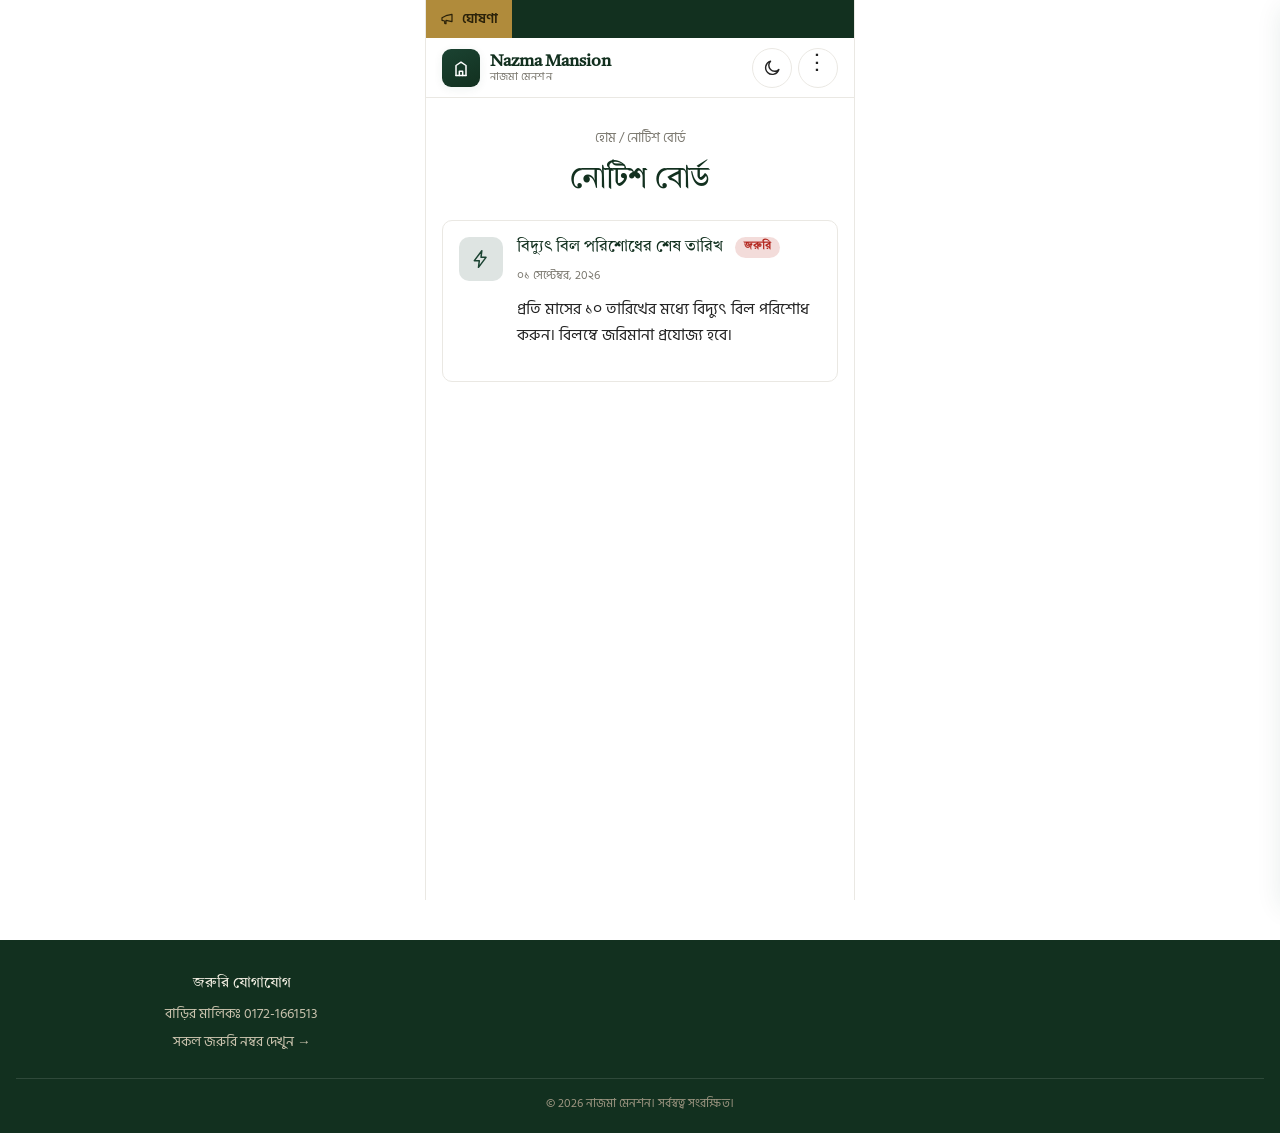
<file: notices.html>
<!DOCTYPE html>
<html lang="bn" data-theme="light">
<head>
<meta charset="UTF-8">
<meta name="viewport" content="width=device-width, initial-scale=1.0">
<title>নোটিশ বোর্ড | নাজমা মেনশন</title>
<meta name="description" content="নাজমা মেনশনের সাম্প্রতিক নোটিশ ও ঘোষণা।">
<link rel="preconnect" href="https://fonts.googleapis.com">
<link rel="stylesheet" href="css/style.css">
</head>
<body>
<div class="app-shell">
<!-- ============ ঘোষণা টিকার ============ -->
<div data-ticker> </div>
<!-- ============ হেডার ============ -->
<header class="site-header">
  <a href="index.html" class="brand">
    <span class="brand__mark">
      <svg viewBox="0 0 24 24" fill="none" stroke="#fff" stroke-width="1.8" stroke-linecap="round" stroke-linejoin="round"><path d="M6 21V9l6-4 6 4v12"/><path d="M6 21h12"/><path d="M10 21v-5h4v5"/></svg>
    </span>
    <span class="brand__name">
      <strong>Nazma Mansion</strong>
      <span>নাজমা মেনশন</span>
    </span>
  </a>
  <div class="header-actions">
    <button class="icon-btn" data-theme-toggle aria-label="ডার্ক মোডে যান">
      <svg class="icon-moon" viewBox="0 0 24 24" fill="none" stroke="currentColor" stroke-width="1.8" stroke-linecap="round" stroke-linejoin="round"><path d="M20 14.5A8.5 8.5 0 1 1 9.5 4a7 7 0 0 0 10.5 10.5Z"/></svg>
      <svg class="icon-sun" style="display:none" viewBox="0 0 24 24" fill="none" stroke="currentColor" stroke-width="1.8" stroke-linecap="round" stroke-linejoin="round"><circle cx="12" cy="12" r="4"/><path d="M12 2v2M12 20v2M4 12H2M22 12h-2M4.9 4.9l1.4 1.4M17.7 17.7l1.4 1.4M4.9 19.1l1.4-1.4M17.7 6.3l1.4-1.4"/></svg>
    </button>
    <button class="icon-btn menu-btn" data-menu-open aria-haspopup="true" aria-expanded="false" aria-label="মেনু খুলুন">⋮</button>
  </div>
</header>

<main>
  <div class="container section-narrow">
    <div class="page-head">
      <p class="breadcrumb"><a href="index.html">হোম</a> / নোটিশ বোর্ড</p>
      <h1>নোটিশ বোর্ড</h1>
       </div>

    <div class="list-card">
      <div class="list-card__badge">
        <svg viewBox="0 0 24 24" fill="none" stroke="currentColor" stroke-width="1.8" stroke-linecap="round" stroke-linejoin="round"><path d="M13 2 4 14h6l-1 8 9-12h-6z"/></svg>
      </div>
      <div>
        <h3>বিদ্যুৎ বিল পরিশোধের শেষ তারিখ <span class="tag tag--urgent">জরুরি</span></h3>
        <time datetime="2026-09-01">০১ সেপ্টেম্বর, 20২6</time>
        <p style="margin-top:8px">প্রতি মাসের ১০ তারিখের মধ্যে বিদ্যুৎ বিল পরিশোধ করুন। বিলম্বে জরিমানা প্রযোজ্য হবে।</p>
      </div>
    </div>
    </div>
  </div>
</main>
<!-- ============ ফুটার ============ -->	
<div data-site-footer></div>

</div>
<!-- ============ স্লাইড-আউট মেনু (js/features.js থেকে স্বয়ংক্রিয়ভাবে তৈরি হয়) ============ -->
<div class="menu-overlay" data-menu-overlay></div>
<aside class="side-menu" data-menu-panel aria-hidden="true">
  <div class="side-menu__top">
    <strong>মেনু</strong>
    <button class="icon-btn" data-menu-close aria-label="মেনু বন্ধ করুন">
      <svg viewBox="0 0 24 24" fill="none" stroke="currentColor" stroke-width="1.8" stroke-linecap="round" stroke-linejoin="round"><path d="M6 6l12 12M18 6 6 18"/></svg>
    </button>
  </div>
  <nav data-menu-nav></nav>
  <div class="side-menu__foot">© 2026 নাজমা মেনশন · সর্বস্বত্ব সংরক্ষিত</div>
</aside>

<script src="js/features.js"></script>
<script src="js/common.js"></script>
<script src="js/ticker.js"></script>
<script src="js/footer.js"></script>
</body>
</html>
</file>
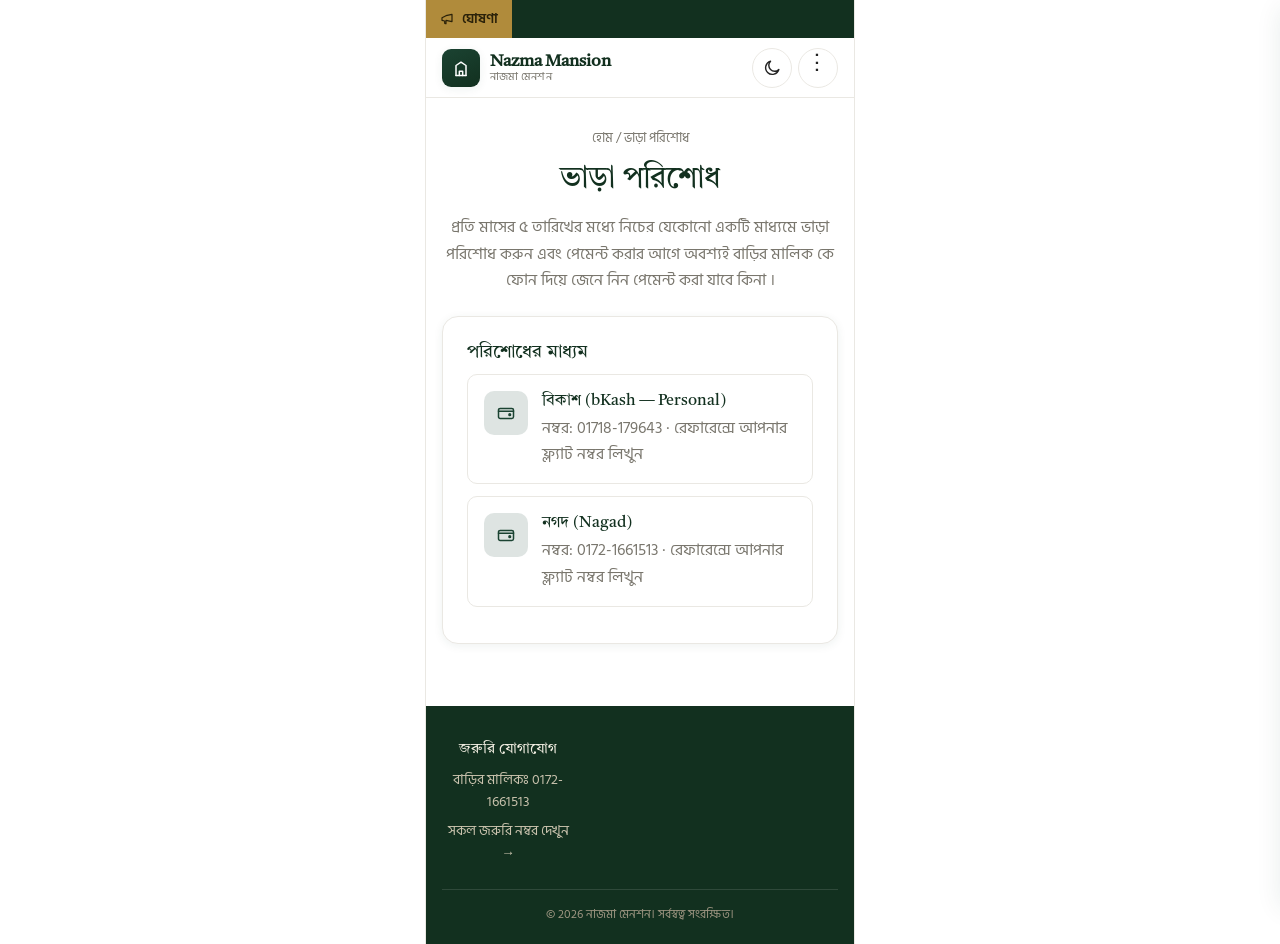
<file: rent-payment.html>
<!DOCTYPE html>
<html lang="bn" data-theme="light">
<head>
<meta charset="UTF-8">
<meta name="viewport" content="width=device-width, initial-scale=1.0">
<title>ভাড়া পরিশোধ | নাজমা মেনশন</title>
<meta name="description" content="নাজমা মেনশনের ভাড়া পরিশোধের পদ্ধতি ও নিশ্চিতকরণ ফর্ম।">
<link rel="preconnect" href="https://fonts.googleapis.com">
<link rel="stylesheet" href="css/style.css">
</head>
<body>
<div class="app-shell">
<!-- ============ ঘোষণা টিকার ============ -->
<div data-ticker> </div>

<!-- ============ হেডার ============ -->
<header class="site-header">
  <a href="index.html" class="brand">
    <span class="brand__mark">
      <svg viewBox="0 0 24 24" fill="none" stroke="#fff" stroke-width="1.8" stroke-linecap="round" stroke-linejoin="round"><path d="M6 21V9l6-4 6 4v12"/><path d="M6 21h12"/><path d="M10 21v-5h4v5"/></svg>
    </span>
    <span class="brand__name">
      <strong>Nazma Mansion</strong>
      <span>নাজমা মেনশন</span>
    </span>
  </a>
  <div class="header-actions">
    <button class="icon-btn" data-theme-toggle aria-label="ডার্ক মোডে যান">
      <svg class="icon-moon" viewBox="0 0 24 24" fill="none" stroke="currentColor" stroke-width="1.8" stroke-linecap="round" stroke-linejoin="round"><path d="M20 14.5A8.5 8.5 0 1 1 9.5 4a7 7 0 0 0 10.5 10.5Z"/></svg>
      <svg class="icon-sun" style="display:none" viewBox="0 0 24 24" fill="none" stroke="currentColor" stroke-width="1.8" stroke-linecap="round" stroke-linejoin="round"><circle cx="12" cy="12" r="4"/><path d="M12 2v2M12 20v2M4 12H2M22 12h-2M4.9 4.9l1.4 1.4M17.7 17.7l1.4 1.4M4.9 19.1l1.4-1.4M17.7 6.3l1.4-1.4"/></svg>
    </button>
    <button class="icon-btn menu-btn" data-menu-open aria-haspopup="true" aria-expanded="false" aria-label="মেনু খুলুন">⋮</button>
  </div>
</header>

<main>
  <div class="container section-narrow">
    <div class="page-head">
      <p class="breadcrumb"><a href="index.html">হোম</a> / ভাড়া পরিশোধ</p>
      <h1>ভাড়া পরিশোধ</h1>
      <p class="muted">প্রতি মাসের ৫ তারিখের মধ্যে নিচের যেকোনো একটি মাধ্যমে ভাড়া পরিশোধ করুন এবং পেমেন্ট করার আগে অবশ্যই বাড়ির মালিক কে ফোন দিয়ে জেনে নিন পেমেন্ট করা যাবে কিনা ।</p>
    </div>

    <div class="panel">
      <h2>পরিশোধের মাধ্যম</h2>
      <div class="list-card">
        <div class="list-card__badge">
          <svg viewBox="0 0 24 24" fill="none" stroke="currentColor" stroke-width="1.8" stroke-linecap="round" stroke-linejoin="round"><rect x="3" y="6.5" width="18" height="12" rx="2"/><path d="M3 10h18"/><circle cx="16.5" cy="14" r="1"/></svg>
        </div>
        <div>
          <h3>বিকাশ (bKash — Personal)</h3>
          <p class="muted" style="margin-bottom:0">নম্বর: 01718-179643 · রেফারেন্সে আপনার ফ্ল্যাট নম্বর লিখুন</p>
        </div>
      </div>
      <div class="list-card">
        <div class="list-card__badge">
          <svg viewBox="0 0 24 24" fill="none" stroke="currentColor" stroke-width="1.8" stroke-linecap="round" stroke-linejoin="round"><rect x="3" y="6.5" width="18" height="12" rx="2"/><path d="M3 10h18"/><circle cx="16.5" cy="14" r="1"/></svg>
        </div>
        <div>
          <h3>নগদ (Nagad)</h3>
          <p class="muted" style="margin-bottom:0">নম্বর: 0172-1661513 · রেফারেন্সে আপনার ফ্ল্যাট নম্বর লিখুন</p>
        </div>
      </div>
     
    </div>

    
  </div>
</main>
<!-- ============ ফুটার ============ -->	
<div data-site-footer></div>

</div>
<!-- ============ স্লাইড-আউট মেনু (js/features.js থেকে স্বয়ংক্রিয়ভাবে তৈরি হয়) ============ -->
<div class="menu-overlay" data-menu-overlay></div>
<aside class="side-menu" data-menu-panel aria-hidden="true">
  <div class="side-menu__top">
    <strong>মেনু</strong>
    <button class="icon-btn" data-menu-close aria-label="মেনু বন্ধ করুন">
      <svg viewBox="0 0 24 24" fill="none" stroke="currentColor" stroke-width="1.8" stroke-linecap="round" stroke-linejoin="round"><path d="M6 6l12 12M18 6 6 18"/></svg>
    </button>
  </div>
  <nav data-menu-nav></nav>
  <div class="side-menu__foot">© 2026 নাজমা মেনশন · সর্বস্বত্ব সংরক্ষিত</div>
</aside>

<script src="js/features.js"></script>
<script src="js/ticker.js"></script>
<script src="js/footer.js"></script>
<script src="js/common.js"></script>
</body>
</html>
</file>
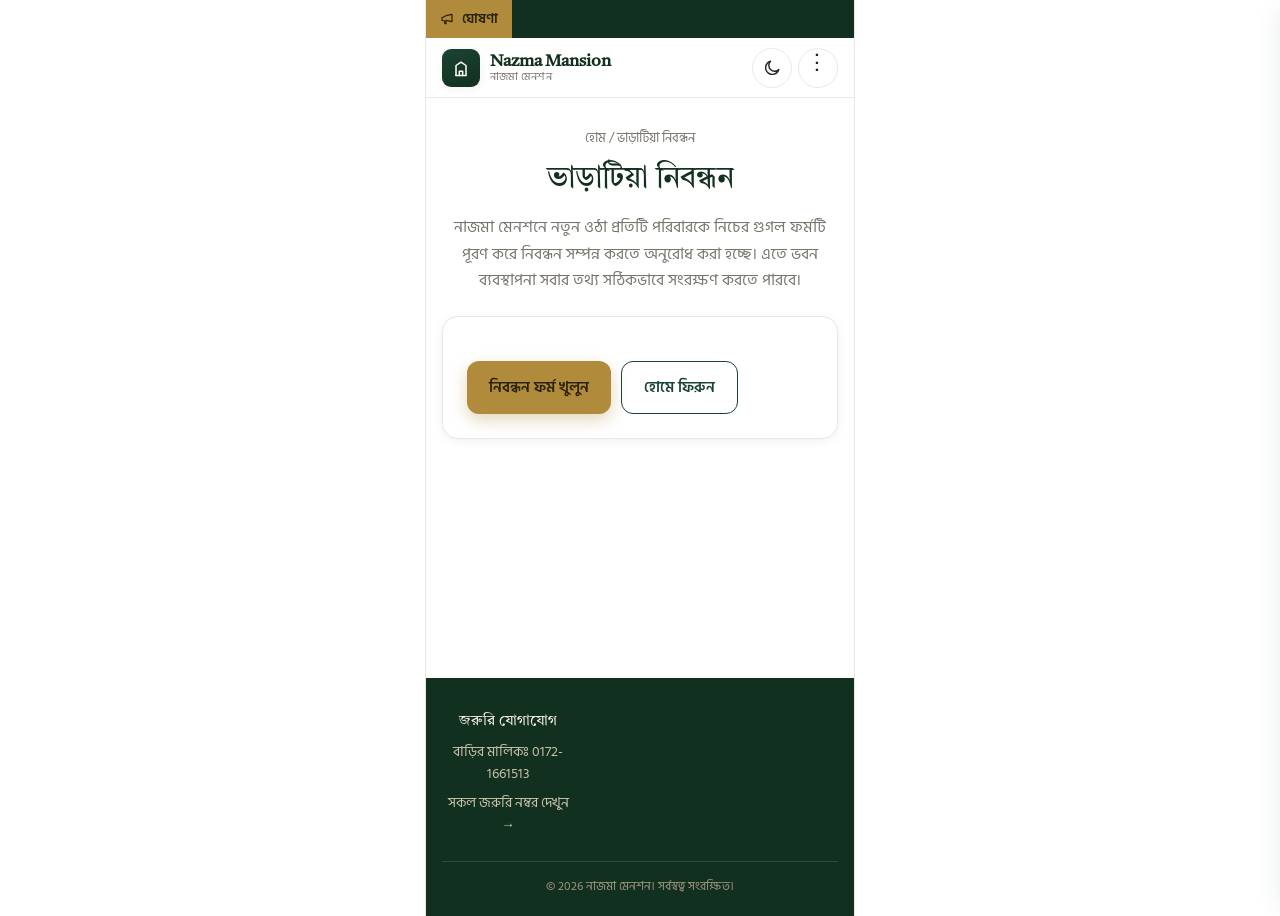
<file: tenant-registration.html>
<!DOCTYPE html>
<html lang="bn" data-theme="light">
<head>
<meta charset="UTF-8">
<meta name="viewport" content="width=device-width, initial-scale=1.0">
<title>ভাড়াটিয়া নিবন্ধন | নাজমা মেনশন</title>
<meta name="description" content="নাজমা মেনশনে নতুন ভাড়াটিয়াদের জন্য নিবন্ধন ফর্ম।">
<link rel="preconnect" href="https://fonts.googleapis.com">
<link rel="stylesheet" href="css/style.css">
</head>
<body>
<div class="app-shell">
<!-- ============ ঘোষণা টিকার ============ -->
<div data-ticker></div>

<!-- ============ হেডার ============ -->
<header class="site-header">
  <a href="index.html" class="brand">
    <span class="brand__mark">
      <svg viewBox="0 0 24 24" fill="none" stroke="#fff" stroke-width="1.8" stroke-linecap="round" stroke-linejoin="round"><path d="M6 21V9l6-4 6 4v12"/><path d="M6 21h12"/><path d="M10 21v-5h4v5"/></svg>
    </span>
    <span class="brand__name">
      <strong>Nazma Mansion</strong>
      <span>নাজমা মেনশন</span>
    </span>
  </a>
  <div class="header-actions">
    <button class="icon-btn" data-theme-toggle aria-label="ডার্ক মোডে যান">
      <svg class="icon-moon" viewBox="0 0 24 24" fill="none" stroke="currentColor" stroke-width="1.8" stroke-linecap="round" stroke-linejoin="round"><path d="M20 14.5A8.5 8.5 0 1 1 9.5 4a7 7 0 0 0 10.5 10.5Z"/></svg>
      <svg class="icon-sun" style="display:none" viewBox="0 0 24 24" fill="none" stroke="currentColor" stroke-width="1.8" stroke-linecap="round" stroke-linejoin="round"><circle cx="12" cy="12" r="4"/><path d="M12 2v2M12 20v2M4 12H2M22 12h-2M4.9 4.9l1.4 1.4M17.7 17.7l1.4 1.4M4.9 19.1l1.4-1.4M17.7 6.3l1.4-1.4"/></svg>
    </button>
    <button class="icon-btn menu-btn" data-menu-open aria-haspopup="true" aria-expanded="false" aria-label="মেনু খুলুন">⋮</button>
  </div>
</header>

<main>
  <div class="container section-narrow">
    <div class="page-head">
      <p class="breadcrumb"><a href="index.html">হোম</a> / ভাড়াটিয়া নিবন্ধন</p>
      <h1>ভাড়াটিয়া নিবন্ধন</h1>
      <p class="muted">নাজমা মেনশনে নতুন ওঠা প্রতিটি পরিবারকে নিচের গুগল ফর্মটি পূরণ করে নিবন্ধন সম্পন্ন করতে অনুরোধ করা হচ্ছে। এতে ভবন ব্যবস্থাপনা সবার তথ্য সঠিকভাবে সংরক্ষণ করতে পারবে।</p>
    </div>
    
    <div class="panel">
    
      <!-- ============================================================
           গুগল ফর্ম এমবেড — এখানে আপনার নিজের গুগল ফর্মের লিংক বসান
           নিচের "YOUR_GOOGLE_FORM_ID" অংশটি প্রতিস্থাপন করুন
           ============================================================ -->
           	  <div class="btn-row">
        <a class="btn btn--gold" id="open-google-form"
           href="https://forms.gle/Wragh4BiYsGUnnA88" target="_blank" rel="noopener">
          নিবন্ধন ফর্ম খুলুন
        </a>
        <a class="btn btn--outline" href="index.html">হোমে ফিরুন</a>
      </div>
    </div>
  </div>
</main>
<!-- ============ ফুটার ============ -->	
<!-- ============ ফুটার ============ -->	
<div data-site-footer></div>
</div>
<!-- ============ স্লাইড-আউট মেনু (js/features.js থেকে স্বয়ংক্রিয়ভাবে তৈরি হয়) ============ -->
<div class="menu-overlay" data-menu-overlay></div>
<aside class="side-menu" data-menu-panel aria-hidden="true">
  <div class="side-menu__top">
    <strong>মেনু</strong>
    <button class="icon-btn" data-menu-close aria-label="মেনু বন্ধ করুন">
      <svg viewBox="0 0 24 24" fill="none" stroke="currentColor" stroke-width="1.8" stroke-linecap="round" stroke-linejoin="round"><path d="M6 6l12 12M18 6 6 18"/></svg>
    </button>
  </div>
  <nav data-menu-nav></nav>
  <div class="side-menu__foot">© 2026 নাজমা মেনশন · সর্বস্বত্ব সংরক্ষিত</div>
</aside>

<script src="js/features.js"></script>
<script src="js/ticker.js"></script>
<script src="js/footer.js"></script>
<script src="js/common.js"></script>
</body>
</html>
</file>
<file: css/style.css>
/* =========================================================
   NAZMA MANSION — ডিজাইন সিস্টেম
   টোকেন: রঙ, টাইপোগ্রাফি, লেআউট, কম্পোনেন্ট
   ========================================================= */

@import url('https://fonts.googleapis.com/css2?family=Tiro+Bangla:ital@0;1&family=Hind+Siliguri:wght@400;500;600;700&display=swap');

:root{
  /* --- আলো থিম (ডিফল্ট) --- */
  --bg:#FFFFFF;
  --surface:#FFFFFF;
  --surface-alt:#F4F4F6;
  --primary:#1B4332;
  --primary-dark:#12301F;
  --primary-light:#2D6A4F;
  --gold:#B08B3B;
  --teal:#3D6B77;
  --text:#232323;
  --text-muted:#79766D;
  --border:#EAE8E3;
  --danger:#B3261E;
  --success:#2D6A4F;
  --shadow: 0 8px 24px rgba(27,67,50,0.09);
  --shadow-soft: 0 2px 10px rgba(27,67,50,0.07);
  --radius-s:10px;
  --radius-m:16px;
  --font-display:'Tiro Bangla','Noto Serif Bengali',serif;
  --font-body:'Hind Siliguri','Noto Sans Bengali',sans-serif;
  --header-h:60px;
  --ticker-h:38px;
  --app-width:430px;
  color-scheme: light;
}

[data-theme="dark"]{
  --bg:#101613;
  --surface:#1A211D;
  --surface-alt:#212B25;
  --primary:#6FBF97;
  --primary-dark:#4E9A73;
  --primary-light:#8FD3AC;
  --gold:#D9B368;
  --teal:#6FA9B4;
  --text:#ECE8DC;
  --text-muted:#A7A296;
  --border:#2C3830;
  --danger:#E5847C;
  --success:#8FD3AC;
  --shadow: 0 10px 28px rgba(0,0,0,0.45);
  --shadow-soft: 0 2px 12px rgba(0,0,0,0.35);
  color-scheme: dark;
}

*{ box-sizing:border-box; }
html{ scroll-behavior:smooth; }
body{
  margin:0;
  background:var(--bg);
  color:var(--text);
  font-family:var(--font-body);
  font-size:16px;
  line-height:1.65;
  transition:background .25s ease, color .25s ease;
  -webkit-font-smoothing:antialiased;
}
h1,h2,h3,h4{
  font-family:var(--font-display);
  color:var(--primary-dark);
  margin:0 0 .5em;
  font-weight:400;
  line-height:1.3;
}
[data-theme="dark"] h1,[data-theme="dark"] h2,[data-theme="dark"] h3,[data-theme="dark"] h4{ color:var(--primary-light); }
p{ margin:0 0 1em; color:var(--text); }
a{ color:inherit; text-decoration:none; }
img{ max-width:100%; display:block; }
ul{ margin:0; padding:0; list-style:none; }
button, input, select, textarea{ font-family:inherit; font-size:1rem; }
.container{ width:100%; margin:0 auto; padding:0 16px; }
.muted{ color:var(--text-muted); }
main{ min-height:60vh; }

/* =========================================================
   অ্যাপ-শেল — পুরো সাইট মোবাইল অ্যাপের সমান প্রশস্ততায় বাঁধা
   ========================================================= */
.app-shell{
  max-width:var(--app-width);
  margin:0 auto;
  background:var(--surface);
  min-height:100vh;
  position:relative;
  display:flex;
  flex-direction:column;
}
@media (min-width: 465px){
  .app-shell{
    border-left:1px solid var(--border);
    border-right:1px solid var(--border);
  }
}

@media (prefers-reduced-motion: reduce){
  *{ animation-duration:0.01ms !important; animation-iteration-count:1 !important; transition-duration:0.01ms !important; scroll-behavior:auto !important; }
}

:focus-visible{ outline:3px solid var(--gold); outline-offset:2px; }

/* =========================================================
   ঘোষণা টিকার (Ticker)
   ========================================================= */
.ticker{
  height:var(--ticker-h);
  background:var(--primary-dark);
  color:#F3EFE3;
  display:flex;
  align-items:center;
  overflow:hidden;
  white-space:nowrap;
  position:relative;
}
.ticker__icon{
  flex:0 0 auto;
  display:flex;
  align-items:center;
  gap:6px;
  padding:0 14px;
  background:var(--gold);
  color:#2A2109;
  height:100%;
  font-weight:600;
  font-size:.85rem;
  z-index:2;
}
.ticker__icon svg{ width:16px; height:16px; flex:0 0 auto; }
.ticker__track{
  flex:1 1 auto;
  overflow:hidden;
  position:relative;
  height:100%;
}
.ticker__text{
  position:absolute;
  white-space:nowrap;
  top:0; left:0;
  height:100%;
  display:flex;
  align-items:center;
  padding-left:100%;
  font-size:.85rem;
  animation:ticker-scroll 22s linear infinite;
}
@keyframes ticker-scroll{
  0%{ transform:translateX(0); }
  100%{ transform:translateX(-100%); }
}

/* =========================================================
   হেডার
   ========================================================= */
.site-header{
  height:var(--header-h);
  display:flex;
  align-items:center;
  justify-content:space-between;
  padding:0 16px;
  background:rgba(255,255,255,0.72);
  backdrop-filter:blur(14px) saturate(140%);
  -webkit-backdrop-filter:blur(14px) saturate(140%);
  border-bottom:1px solid var(--border);
  position:sticky;
  top:0;
  z-index:50;
}
[data-theme="dark"] .site-header{ background:rgba(16,22,19,0.72); }
.brand{ display:flex; align-items:center; gap:10px; }
.brand__mark{
  width:38px; height:38px;
  border-radius:9px;
  background:linear-gradient(155deg,var(--primary),var(--primary-dark));
  display:flex; align-items:center; justify-content:center;
  flex:0 0 auto;
  box-shadow:var(--shadow-soft);
}
.brand__mark svg{ width:20px; height:20px; }
.brand__name{ display:flex; flex-direction:column; line-height:1.15; }
.brand__name strong{ font-family:var(--font-display); font-size:1.05rem; color:var(--primary-dark); }
[data-theme="dark"] .brand__name strong{ color:var(--primary-light); }
.brand__name span{ font-size:.68rem; color:var(--text-muted); letter-spacing:.02em; }

.header-actions{ display:flex; align-items:center; gap:6px; }
.icon-btn{
  width:40px; height:40px;
  border-radius:50%;
  border:1px solid var(--border);
  background:var(--surface);
  color:var(--text);
  display:flex; align-items:center; justify-content:center;
  cursor:pointer;
  transition:background .2s ease, transform .15s ease;
}
.icon-btn:hover{ background:var(--surface-alt); }
.icon-btn:active{ transform:scale(.94); }
.icon-btn svg{ width:19px; height:19px; }

/* তিন-ডট মেনু বাটন */
.menu-btn{ font-size:1.4rem; letter-spacing:2px; line-height:1; padding-bottom:6px; }

/* =========================================================
   স্লাইড-আউট মেনু
   ========================================================= */
.menu-overlay{
  position:fixed; inset:0;
  background:rgba(16,22,19,.45);
  opacity:0; pointer-events:none;
  transition:opacity .25s ease;
  z-index:80;
}
.menu-overlay.is-open{ opacity:1; pointer-events:auto; }

.side-menu{
  position:fixed; top:0; right:0; bottom:0;
  width:min(320px, 84vw);
  background:var(--surface);
  box-shadow:var(--shadow);
  transform:translateX(100%);
  transition:transform .32s cubic-bezier(.4,0,.2,1);
  z-index:90;
  display:flex; flex-direction:column;
  border-left:1px solid var(--border);
}
.side-menu.is-open{ transform:translateX(0); }
.side-menu__top{
  display:flex; align-items:center; justify-content:space-between;
  padding:18px 18px 14px;
  border-bottom:1px solid var(--border);
}
.side-menu__top strong{ font-family:var(--font-display); font-size:1.15rem; color:var(--primary-dark); }
[data-theme="dark"] .side-menu__top strong{ color:var(--primary-light); }
.side-menu nav{ overflow-y:auto; padding:10px 8px; flex:1; }
.side-menu a{
  display:flex; align-items:center; gap:12px;
  padding:13px 14px;
  border-radius:var(--radius-s);
  color:var(--text);
  font-weight:500;
  transition:background .2s ease, color .2s ease, padding-right .2s ease;
}
.side-menu a svg{ width:19px; height:19px; flex:0 0 auto; color:var(--primary); }
.side-menu a:hover{ background:var(--surface-alt); padding-right:8px; }
.side-menu a.is-active{ background:var(--primary); color:#fff; }
.side-menu a.is-active svg{ color:#fff; }
.side-menu__foot{
  padding:14px 18px 20px;
  border-top:1px solid var(--border);
  font-size:.78rem;
  color:var(--text-muted);
}

/* =========================================================
   হিরো
   ========================================================= */
.hero{
  padding:38px 0 8px;
  text-align:center;
}
.hero__eyebrow-icon{ width:64px; height:64px; margin:0 auto 14px; color:var(--primary); }
.hero h1{ font-size:clamp(1.5rem, 4.5vw, 2.1rem); margin-bottom:.3em; }
.hero p{ max-width:520px; margin:0 auto; color:var(--text-muted); }

/* =========================================================
   অ্যাপ গ্রিটিং (হোমপেজ)
   ========================================================= */
.app-greeting{
  padding:16px 16px 4px;
  font-size:.95rem;
  color:var(--text-muted);
}
.app-greeting strong{ color:var(--text); font-weight:700; }

/* =========================================================
   ফিচার গ্রিড — বিকাশ-স্টাইল আইকন কার্ড (এক্সটেনসিবল)
   নতুন ফিচার যোগ করতে শুধু js/features.js এ একটা এন্ট্রি
   আর নিজের HTML পেজ বানালেই এখানে অটোমেটিক যোগ হয়ে যাবে
   ========================================================= */
.feature-grid{
  display:grid;
  grid-template-columns:repeat(4, 1fr);
  gap:18px 6px;
  padding:14px 12px 30px;
}
.feature-item{
  display:flex;
  flex-direction:column;
  align-items:center;
  gap:7px;
  text-align:center;
  color:var(--text);
  cursor:pointer;
  -webkit-tap-highlight-color:transparent;
}
.feature-item__icon{
  width:56px; height:56px;
  border-radius:18px;
  display:flex; align-items:center; justify-content:center;
  transition:transform .15s ease;
}
.feature-item:active .feature-item__icon{ transform:scale(.92); }
.feature-item__icon svg{ width:26px; height:26px; }
.feature-item span{ font-size:.72rem; font-weight:600; line-height:1.25; max-width:74px; }

.feature-item.tile-1 .feature-item__icon{ background:#E7F0EA; color:#1B4332; }
.feature-item.tile-2 .feature-item__icon{ background:#F5EEDD; color:#9C7A2E; }
.feature-item.tile-3 .feature-item__icon{ background:#E4EEF0; color:#2F6570; }
.feature-item.tile-4 .feature-item__icon{ background:#E6EDF6; color:#33578C; }
.feature-item.tile-5 .feature-item__icon{ background:#FBEAE7; color:#B0503F; }
.feature-item.tile-6 .feature-item__icon{ background:#EFE7F5; color:#71499C; }
.feature-item.tile-7 .feature-item__icon{ background:#FCF3D9; color:#A9820A; }
.feature-item.tile-8 .feature-item__icon{ background:#FBE7EF; color:#A94B77; }

[data-theme="dark"] .feature-item.tile-1 .feature-item__icon{ background:#1B2A22; color:#8FD3AC; }
[data-theme="dark"] .feature-item.tile-2 .feature-item__icon{ background:#2B2517; color:#D9B368; }
[data-theme="dark"] .feature-item.tile-3 .feature-item__icon{ background:#182629; color:#7FBAC4; }
[data-theme="dark"] .feature-item.tile-4 .feature-item__icon{ background:#182230; color:#7FA3D6; }
[data-theme="dark"] .feature-item.tile-5 .feature-item__icon{ background:#2A1C19; color:#E08D7B; }
[data-theme="dark"] .feature-item.tile-6 .feature-item__icon{ background:#241A2C; color:#C79CE6; }
[data-theme="dark"] .feature-item.tile-7 .feature-item__icon{ background:#2A2412; color:#E0C15C; }
[data-theme="dark"] .feature-item.tile-8 .feature-item__icon{ background:#2A1620; color:#E08FB4; }

/* =========================================================
   প্রধান দুটি কার্ড (হোমপেজ) — লিগ্যাসি, প্রয়োজনে অন্য পেজে ব্যবহারযোগ্য
   ========================================================= */
.option-grid{
  display:grid;
  grid-template-columns:1fr;
  gap:20px;
  padding:28px 0 48px;
}
@media (min-width:760px){
  .option-grid{ grid-template-columns:1fr 1fr; }
}
.option-card{
  position:relative;
  background:var(--surface);
  border:1px solid var(--border);
  border-radius:var(--radius-m);
  padding:30px 26px 26px;
  box-shadow:var(--shadow-soft);
  overflow:hidden;
  transition:transform .25s ease, box-shadow .25s ease;
}
.option-card:hover{ transform:translateY(-4px); box-shadow:var(--shadow); }
.option-card::before{
  content:"";
  position:absolute; top:0; left:0; right:0; height:5px;
}
.option-card--gold::before{ background:var(--gold); }
.option-card--teal::before{ background:var(--teal); }
.option-card__icon{
  width:54px; height:54px;
  border-radius:14px;
  display:flex; align-items:center; justify-content:center;
  margin-bottom:18px;
}
.option-card--gold .option-card__icon{ background:color-mix(in srgb, var(--gold) 18%, transparent); color:var(--gold); }
.option-card--teal .option-card__icon{ background:color-mix(in srgb, var(--teal) 18%, transparent); color:var(--teal); }
.option-card__icon svg{ width:28px; height:28px; }
.option-card h2{ font-size:1.35rem; margin-bottom:.25em; }
.option-card p{ color:var(--text-muted); margin-bottom:1.4em; font-size:.95rem; }

/* =========================================================
   বাটন
   ========================================================= */
.btn{
  display:inline-flex; align-items:center; justify-content:center; gap:8px;
  padding:13px 22px;
  border-radius:12px;
  border:none;
  font-weight:600;
  font-size:.96rem;
  cursor:pointer;
  transition:transform .15s ease, box-shadow .2s ease, background .2s ease;
  text-align:center;
}
.btn:active{ transform:scale(.97); }
.btn--primary{ background:var(--primary); color:#fff; box-shadow:0 6px 16px color-mix(in srgb, var(--primary) 40%, transparent); }
.btn--primary:hover{ background:var(--primary-dark); }
.btn--gold{ background:var(--gold); color:#2A2109; box-shadow:0 6px 16px color-mix(in srgb, var(--gold) 35%, transparent); }
.btn--gold:hover{ filter:brightness(1.06); }
.btn--teal{ background:var(--teal); color:#fff; box-shadow:0 6px 16px color-mix(in srgb, var(--teal) 35%, transparent); }
.btn--teal:hover{ filter:brightness(1.08); }
.btn--outline{ background:transparent; color:var(--primary); border:1.5px solid var(--primary); }
[data-theme="dark"] .btn--outline{ color:var(--primary-light); border-color:var(--primary-light); }
.btn--outline:hover{ background:color-mix(in srgb, var(--primary) 10%, transparent); }
.btn--block{ width:100%; }
.btn--sm{ padding:9px 16px; font-size:.85rem; border-radius:9px; }
.btn[disabled]{ opacity:.5; cursor:not-allowed; }

/* =========================================================
   পেজ হেডার (ভেতরের পেজগুলোর জন্য)
   ========================================================= */
.page-head{ padding:30px 0 6px; text-align:center; }
.page-head h1{ font-size:clamp(1.4rem,4vw,1.9rem); }
.breadcrumb{ font-size:.82rem; color:var(--text-muted); margin-bottom:10px; }
.breadcrumb a:hover{ color:var(--primary); }

/* =========================================================
   কার্ড / প্যানেল (ভেতরের কনটেন্টের জন্য)
   ========================================================= */
.panel{
  background:var(--surface);
  border:1px solid var(--border);
  border-radius:var(--radius-m);
  padding:24px;
  box-shadow:var(--shadow-soft);
  margin-bottom:22px;
}
.panel h2{ font-size:1.15rem; }
.section{ padding:10px 0 44px; }
.section-narrow{ max-width:680px; margin:0 auto; }

/* =========================================================
   ফর্ম
   ========================================================= */
.field{ margin-bottom:16px; }
.field label{ display:block; font-weight:600; font-size:.88rem; margin-bottom:6px; color:var(--text); }
.field input, .field select, .field textarea{
  width:100%;
  padding:12px 14px;
  border-radius:10px;
  border:1.5px solid var(--border);
  background:var(--surface);
  color:var(--text);
}
.field input:focus, .field select:focus, .field textarea:focus{ border-color:var(--primary); }
.field small{ display:block; margin-top:5px; color:var(--text-muted); font-size:.78rem; }
.field small strong{ color:var(--primary-dark); font-family:var(--font-display); }
[data-theme="dark"] .field small strong{ color:var(--primary-light); }
.form-grid{ display:grid; grid-template-columns:1fr; gap:0 16px; }
@media (min-width:600px){ .form-grid--2{ grid-template-columns:1fr 1fr; } }

/* =========================================================
   টেবিল (রেজাল্ট, রিপোর্ট)
   ========================================================= */
.table-wrap{ overflow-x:auto; border-radius:var(--radius-s); border:1px solid var(--border); }
table{ width:100%; border-collapse:collapse; min-width:560px; background:var(--surface); }
thead th{
  background:var(--primary);
  color:#fff;
  text-align:left;
  padding:12px 14px;
  font-weight:600;
  font-size:.85rem;
  white-space:nowrap;
}
tbody td{ padding:11px 14px; border-top:1px solid var(--border); font-size:.9rem; text-align:left; }
tbody tr:nth-child(even){ background:var(--surface-alt); }
tfoot td{ padding:12px 14px; font-weight:700; border-top:2px solid var(--primary); background:var(--surface-alt); text-align:left; }
th.num, td.num{ text-align:right; }

/* =========================================================
   নোটিশ / তালিকা কার্ড
   ========================================================= */
.list-card{
  display:flex; gap:14px;
  background:var(--surface);
  border:1px solid var(--border);
  border-radius:var(--radius-s);
  padding:16px;
  margin-bottom:12px;
  align-items:flex-start;
}
a.list-card{ transition:background .2s ease; cursor:pointer; }
a.list-card:hover{ background:var(--surface-alt); }
.list-card__badge{
  flex:0 0 auto;
  width:44px; height:44px;
  border-radius:10px;
  background:color-mix(in srgb, var(--primary) 14%, transparent);
  color:var(--primary);
  display:flex; align-items:center; justify-content:center;
}
[data-theme="dark"] .list-card__badge{ color:var(--primary-light); }
.list-card__badge svg{ width:20px; height:20px; }
.list-card h3{ font-size:1rem; margin-bottom:.2em; }
.list-card time{ font-size:.76rem; color:var(--text-muted); }
.tag{
  display:inline-block;
  font-size:.7rem;
  font-weight:700;
  padding:3px 9px;
  border-radius:20px;
  margin-inline-start:8px;
  vertical-align:middle;
}
.tag--urgent{ background:color-mix(in srgb, var(--danger) 16%, transparent); color:var(--danger); }
.tag--info{ background:color-mix(in srgb, var(--teal) 18%, transparent); color:var(--teal); }
.tag--ok{ background:color-mix(in srgb, var(--success) 16%, transparent); color:var(--success); }

/* সতর্কতা বক্স */
.alert{
  border-radius:var(--radius-s);
  padding:14px 16px;
  font-size:.9rem;
  margin-bottom:16px;
  border:1px solid transparent;
  display:flex; gap:10px; align-items:flex-start;
}
.alert svg{ width:19px; height:19px; flex:0 0 auto; margin-top:1px; }
.alert--danger{ background:color-mix(in srgb, var(--danger) 12%, transparent); color:var(--danger); border-color:color-mix(in srgb, var(--danger) 30%, transparent); }
.alert--success{ background:color-mix(in srgb, var(--success) 12%, transparent); color:var(--success); border-color:color-mix(in srgb, var(--success) 30%, transparent); }
.alert--info{ background:color-mix(in srgb, var(--teal) 12%, transparent); color:var(--teal); border-color:color-mix(in srgb, var(--teal) 30%, transparent); }

/* =========================================================
   ক্যালকুলেটর — ইউজার কার্ড
   ========================================================= */
.summary-strip{
  display:grid; grid-template-columns:repeat(2,1fr); gap:12px;
  margin:18px 0 4px;
}
@media (min-width:640px){ .summary-strip{ grid-template-columns:repeat(4,1fr); } }
.summary-strip__item{
  background:var(--surface-alt);
  border-radius:var(--radius-s);
  padding:14px;
  text-align:center;
}
.summary-strip__item strong{ display:block; font-size:1.15rem; color:var(--primary-dark); font-family:var(--font-display); }
[data-theme="dark"] .summary-strip__item strong{ color:var(--primary-light); }
.summary-strip__item span{ font-size:.74rem; color:var(--text-muted); }

.user-card{
  border:1px solid var(--border);
  border-radius:var(--radius-s);
  padding:16px;
  margin-bottom:12px;
  background:var(--surface);
  position:relative;
}
.user-card__index{
  position:absolute; top:-10px; right:14px;
  background:var(--primary);
  color:#fff;
  font-size:.72rem; font-weight:700;
  padding:3px 10px;
  border-radius:20px;
}
.btn-row{ display:flex; flex-wrap:wrap; gap:10px; margin-top:20px; }

/* =========================================================
   ফুটার
   ========================================================= */
.site-footer{
  background:var(--primary-dark);
  color:#E9E4D6;
  padding:34px 0 20px;
  margin-top:40px;
}
.site-footer a{ color:#E9E4D6; }
.footer-grid{ display:grid; gap:22px; grid-template-columns:1fr; margin-bottom:18px; }
@media (min-width:700px){ .footer-grid{ grid-template-columns:1.2fr 1fr 1fr; } }
.footer-grid h4{ color:#F3EFE3; font-size:.95rem; margin-bottom:.6em; }
.footer-grid p, .footer-grid a{ font-size:.85rem; color:#C9C2AD; display:block; margin-bottom:6px; }
.footer-bottom{
  border-top:1px solid rgba(255,255,255,.12);
  padding-top:14px;
  font-size:.76rem;
  color:#9E9682;
  text-align:center;
}

/* ইমার্জেন্সি স্ট্রিপ */
.emergency-strip{
  display:flex; align-items:center; gap:10px;
  background:color-mix(in srgb, var(--danger) 12%, transparent);
  color:var(--danger);
  padding:10px 16px;
  border-radius:var(--radius-s);
  font-size:.85rem;
  font-weight:600;
  margin-bottom:20px;
}
.emergency-strip svg{ width:18px; height:18px; flex:0 0 auto; }

/* গ্লাসমরফিজম প্যানেল (হালকা ব্যবহার) */
.glass{
  background:color-mix(in srgb, var(--surface) 70%, transparent);
  backdrop-filter:blur(10px);
  -webkit-backdrop-filter:blur(10px);
  border:1px solid color-mix(in srgb, var(--border) 80%, transparent);
}

/* =========================================================
   প্রিন্ট — শুধু ক্যালকুলেটরের ফলাফল প্রিন্ট হবে
   ========================================================= */
.print-only{ display:none; }
.print-letterhead{
  display:none;
  flex-direction:column;
  align-items:center;
  text-align:center;
  gap:2px;
  margin-bottom:14px;
  padding-bottom:12px;
  border-bottom:2px solid #000;
}
.print-letterhead strong{ font-family:var(--font-display); font-size:1.3rem; }
.print-letterhead span{ font-size:.8rem; }

/* ইউটিলিটি */
.center{ text-align:center; }
.mt-0{ margin-top:0; }
.stack-8>*+*{ margin-top:8px; }
.hide-print{ }

/* প্রিন্ট পেজ সাইজ — A4 */
@page{
  size: A4;
  margin: 14mm 12mm;
}

@media print{
  .site-header,.ticker,.side-menu,.menu-overlay,.site-footer,.hide-print{ display:none !important; }
  .print-only{ display:block !important; }
  .print-letterhead{ display:flex !important; }
  body,html{ background:#fff; }
  .app-shell{ max-width:100%; border:0; box-shadow:none; display:block; min-height:0; }
  main{ min-height:0; }
  .container{ padding:0; }
  #resultsSection{
    display:block !important;
    border:0;
    box-shadow:none;
    padding:0;
    color:#000;
  }
  #resultsSection thead th{ background:#eee !important; color:#000 !important; -webkit-print-color-adjust:exact; print-color-adjust:exact; }
  #resultsSection tbody tr:nth-child(even){ background:#f5f5f5 !important; -webkit-print-color-adjust:exact; print-color-adjust:exact; }
  #resultsSection tfoot td{ background:#eee !important; -webkit-print-color-adjust:exact; print-color-adjust:exact; }
  .summary-strip__item{ background:#f5f5f5 !important; -webkit-print-color-adjust:exact; print-color-adjust:exact; }

  /* --- টেবিল যেন A4-এর ভেতরেই সম্পূর্ণ দেখা যায়, কাটা না পড়ে --- */
  .table-wrap{
    overflow:visible !important;
    border:1px solid #000;
    width:100%;
  }
  #resultsSection table{
    width:100% !important;
    min-width:0 !important;
    table-layout:fixed;
    font-size:.72rem;
  }
  #resultsSection thead th{
    white-space:normal;
    word-break:break-word;
    padding:6px 5px;
    border:1px solid #000;
    font-size:.68rem;
  }
  #resultsSection tbody td, #resultsSection tfoot td{
    padding:6px 5px;
    border:1px solid #000;
    word-break:break-word;
  }
  #resultsSection tr, #resultsSection td, #resultsSection th{
    page-break-inside: avoid;
  }
}
</file>
